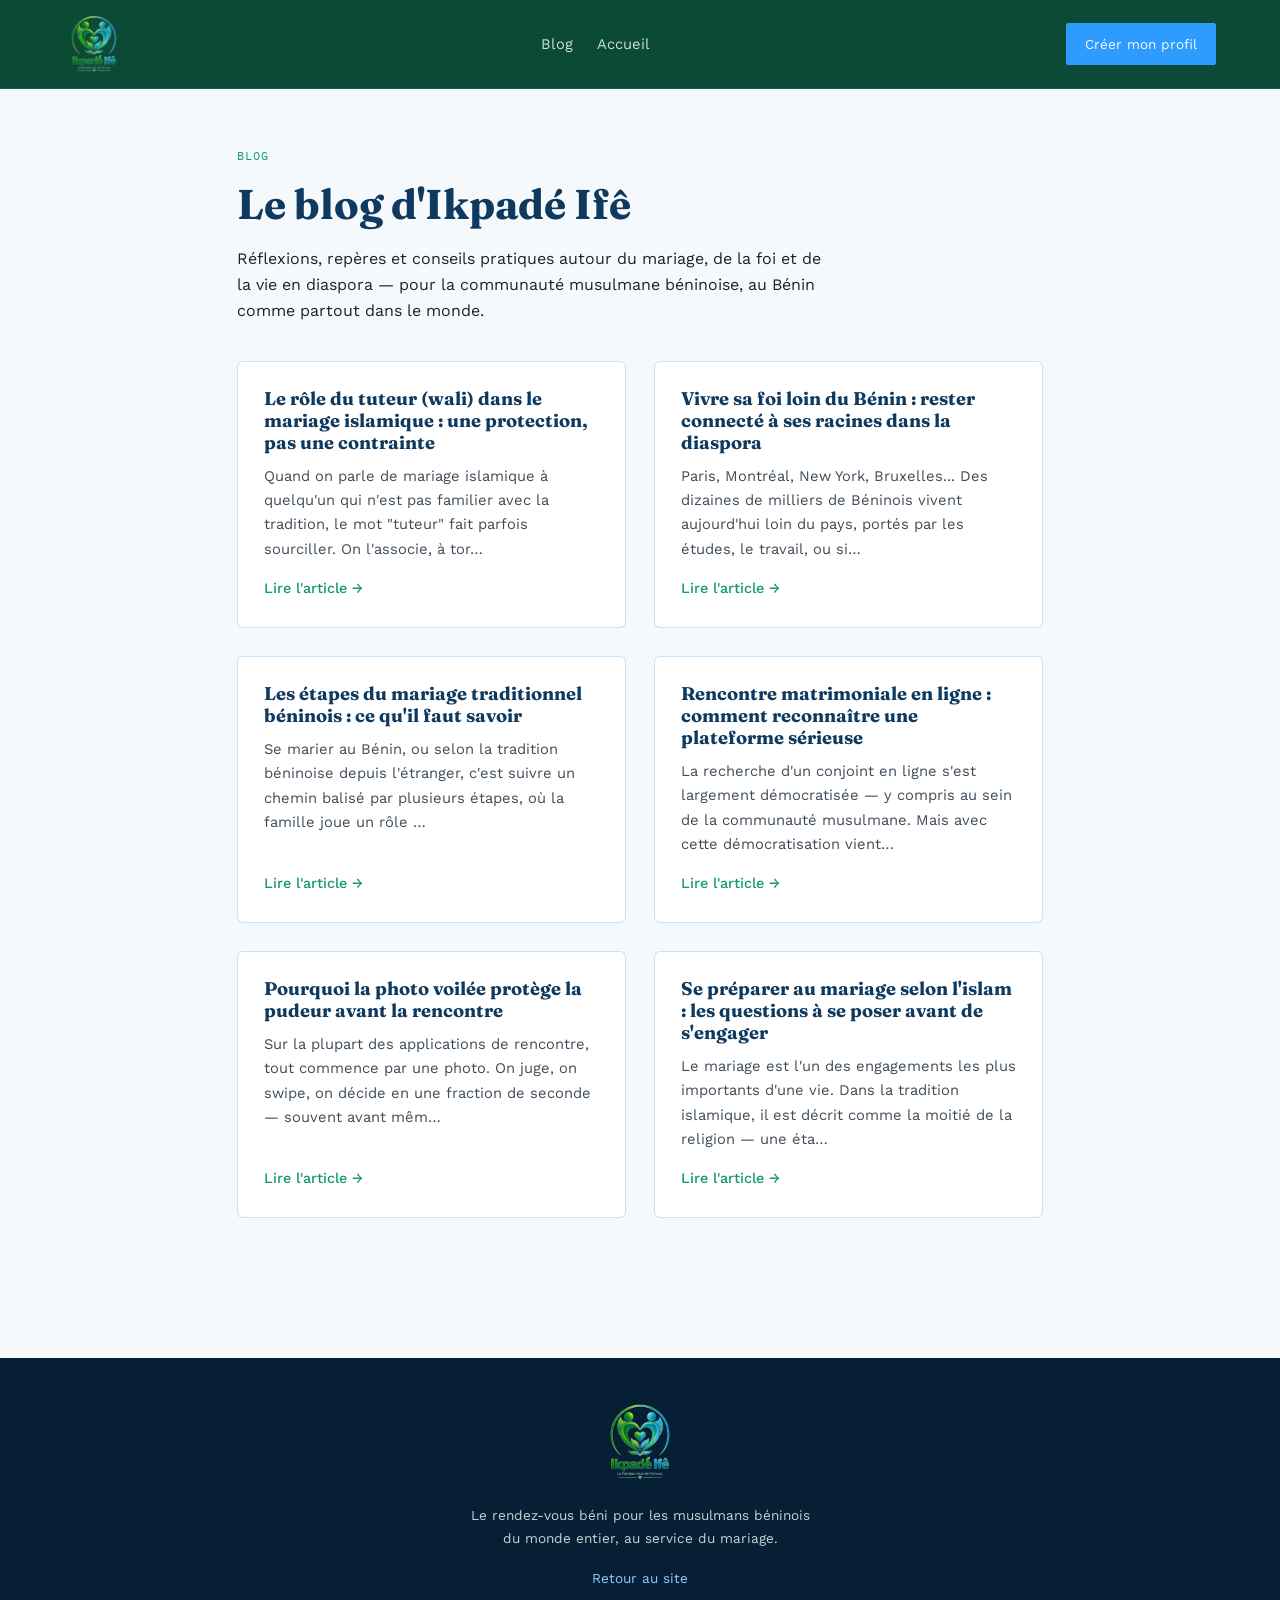
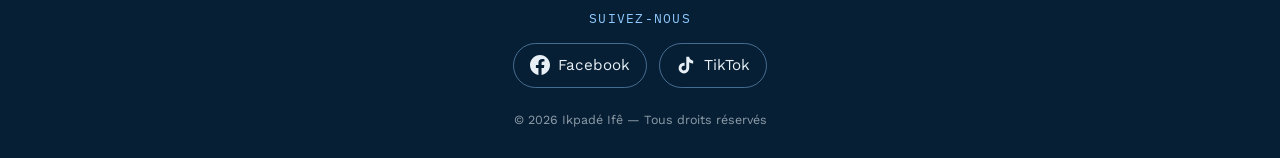
<file: blog.html>
<!DOCTYPE html>
<html lang="fr">
<head>
<meta charset="UTF-8">
<meta name="viewport" content="width=device-width, initial-scale=1.0">
<title>Blog | Ikpadé Ifê — Mariage, foi et diaspora béninoise</title>
<meta name="description" content="Le blog d'Ikpadé Ifê : conseils, repères et réflexions sur le mariage islamique, la tradition béninoise et la vie de la diaspora musulmane béninoise.">
<meta property="og:title" content="Blog | Ikpadé Ifê">
<meta property="og:description" content="Conseils et réflexions sur le mariage islamique et la vie de la diaspora béninoise.">
<link rel="preconnect" href="https://fonts.googleapis.com">
<link href="https://fonts.googleapis.com/css2?family=Fraunces:ital,opsz,wght@0,9..144,400;0,9..144,600;1,9..144,500&family=Work+Sans:wght@300;400;500;600&family=IBM+Plex+Mono:wght@400;500&display=swap" rel="stylesheet">
<link rel="stylesheet" href="/blog.css">
<link rel="canonical" href="https://www.ikpade-ife.com/blog">
<meta property="og:url" content="https://www.ikpade-ife.com/blog">
</head>
<body>
<nav>
  <a href="/" class="logo"><img src="/logo.png" alt="Ikpadé Ifê" loading="lazy"></a>
  <div class="nav-links">
    <a href="/blog">Blog</a>
    <a href="/">Accueil</a>
  </div>
  <a href="/" class="nav-cta">Créer mon profil</a>
</nav>
<div class="wrap">
  <div class="eyebrow">Blog</div>
  <h1 class="title">Le blog d'Ikpadé Ifê</h1>
  <p class="meta-line" style="max-width:60ch; font-size:1rem; color:var(--ink);">Réflexions, repères et conseils pratiques autour du mariage, de la foi et de la vie en diaspora — pour la communauté musulmane béninoise, au Bénin comme partout dans le monde.</p>
  <div class="blog-grid">
    <div class="blog-card">
      <h2>Le rôle du tuteur (wali) dans le mariage islamique : une protection, pas une contrainte</h2>
      <p>Quand on parle de mariage islamique à quelqu'un qui n'est pas familier avec la tradition, le mot "tuteur" fait parfois sourciller. On l'associe, à tor…</p>
      <a class="read" href="/blog/role-tuteur-wali-mariage-islamique">Lire l'article →</a>
    </div>
    <div class="blog-card">
      <h2>Vivre sa foi loin du Bénin : rester connecté à ses racines dans la diaspora</h2>
      <p>Paris, Montréal, New York, Bruxelles... Des dizaines de milliers de Béninois vivent aujourd'hui loin du pays, portés par les études, le travail, ou si…</p>
      <a class="read" href="/blog/vivre-sa-foi-diaspora-beninoise">Lire l'article →</a>
    </div>
    <div class="blog-card">
      <h2>Les étapes du mariage traditionnel béninois : ce qu'il faut savoir</h2>
      <p>Se marier au Bénin, ou selon la tradition béninoise depuis l'étranger, c'est suivre un chemin balisé par plusieurs étapes, où la famille joue un rôle …</p>
      <a class="read" href="/blog/etapes-mariage-traditionnel-beninois">Lire l'article →</a>
    </div>
    <div class="blog-card">
      <h2>Rencontre matrimoniale en ligne : comment reconnaître une plateforme sérieuse</h2>
      <p>La recherche d'un conjoint en ligne s'est largement démocratisée — y compris au sein de la communauté musulmane. Mais avec cette démocratisation vient…</p>
      <a class="read" href="/blog/reconnaitre-plateforme-rencontre-serieuse">Lire l'article →</a>
    </div>
    <div class="blog-card">
      <h2>Pourquoi la photo voilée protège la pudeur avant la rencontre</h2>
      <p>Sur la plupart des applications de rencontre, tout commence par une photo. On juge, on swipe, on décide en une fraction de seconde — souvent avant mêm…</p>
      <a class="read" href="/blog/photo-voilee-pudeur-rencontre-halal">Lire l'article →</a>
    </div>
    <div class="blog-card">
      <h2>Se préparer au mariage selon l'islam : les questions à se poser avant de s'engager</h2>
      <p>Le mariage est l'un des engagements les plus importants d'une vie. Dans la tradition islamique, il est décrit comme la moitié de la religion — une éta…</p>
      <a class="read" href="/blog/questions-avant-mariage-islam">Lire l'article →</a>
    </div>
    
  </div>
</div>
<footer>
  <img src="/logo.png" alt="Ikpadé Ifê" loading="lazy">
  <p>Le rendez-vous béni pour les musulmans béninois du monde entier, au service du mariage.</p>
  <p><a href="/">Retour au site</a></p>
<style>
  .footer-social{display:flex; align-items:center; justify-content:center; gap:12px; flex-wrap:wrap; margin:0 auto 22px;}
  .footer-social .fs-label{font-family:'IBM Plex Mono',monospace; font-size:0.8rem; letter-spacing:0.1em; text-transform:uppercase; color:var(--gold-soft,#8FC9FF); width:100%; text-align:center; margin-bottom:2px;}
  footer .footer-social a{display:inline-flex; align-items:center; gap:8px; padding:9px 16px; border:1px solid rgba(143,201,255,0.45); border-radius:999px; color:#E8F0F5; font-size:0.95rem; text-decoration:none; transition:background .2s,border-color .2s;}
  footer .footer-social a:hover,footer .footer-social a:focus-visible{background:rgba(46,156,255,0.18); border-color:#8FC9FF; color:#fff;}
  .footer-social svg{width:20px; height:20px; fill:currentColor; flex:none;}
</style>
<div class="footer-social">
  <span class="fs-label">Suivez-nous</span>
  <a href="https://www.facebook.com/share/1CePb5dTQY/" target="_blank" rel="noopener noreferrer me" aria-label="Ikpadé Ifê sur Facebook (s'ouvre dans un nouvel onglet)">
    <svg viewBox="0 0 24 24" aria-hidden="true"><path d="M24 12.07C24 5.4 18.63 0 12 0S0 5.4 0 12.07c0 6.02 4.39 11.01 10.13 11.93v-8.44H7.08v-3.49h3.05V9.41c0-3.02 1.79-4.69 4.53-4.69 1.31 0 2.69.24 2.69.24v2.97h-1.51c-1.49 0-1.96.93-1.96 1.88v2.26h3.33l-.53 3.49h-2.8V24C19.61 23.08 24 18.09 24 12.07z"/></svg>
    Facebook
  </a>
  <a href="https://www.tiktok.com/@ikpadeife" target="_blank" rel="noopener noreferrer me" aria-label="Ikpadé Ifê sur TikTok (s'ouvre dans un nouvel onglet)">
    <svg viewBox="0 0 24 24" aria-hidden="true"><path d="M19.59 6.69a4.83 4.83 0 0 1-3.77-4.25V2h-3.45v13.67a2.89 2.89 0 0 1-5.2 1.74 2.89 2.89 0 0 1 2.31-4.64c.29 0 .57.04.84.13V9.4a6.33 6.33 0 0 0-.84-.05A6.34 6.34 0 0 0 3.15 15.7a6.34 6.34 0 0 0 10.86 4.43 6.3 6.3 0 0 0 1.83-4.43V8.74a8.2 8.2 0 0 0 4.79 1.53V6.82a4.8 4.8 0 0 1-1.04-.13z"/></svg>
    TikTok
  </a>
</div>
<div class="copy">© 2026 Ikpadé Ifê — Tous droits réservés</div>
</footer>
</body>
</html>
</file>
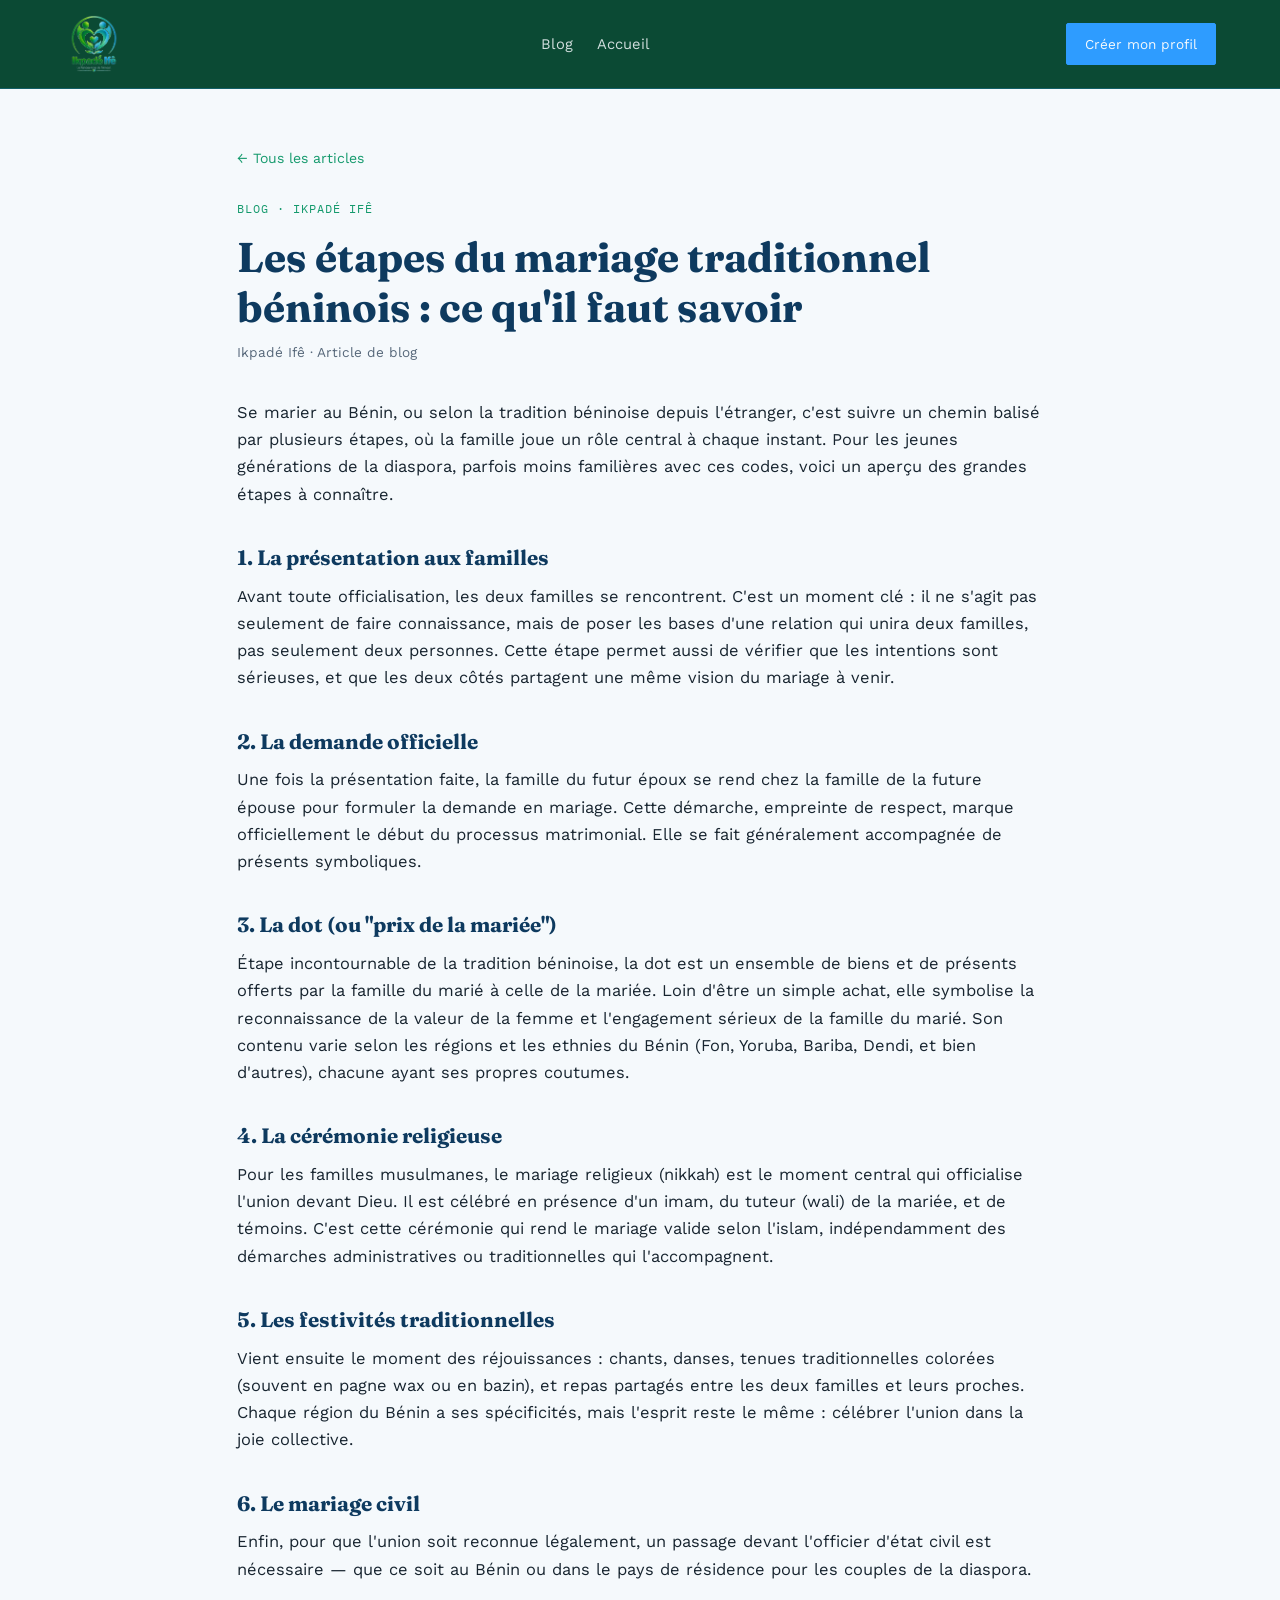
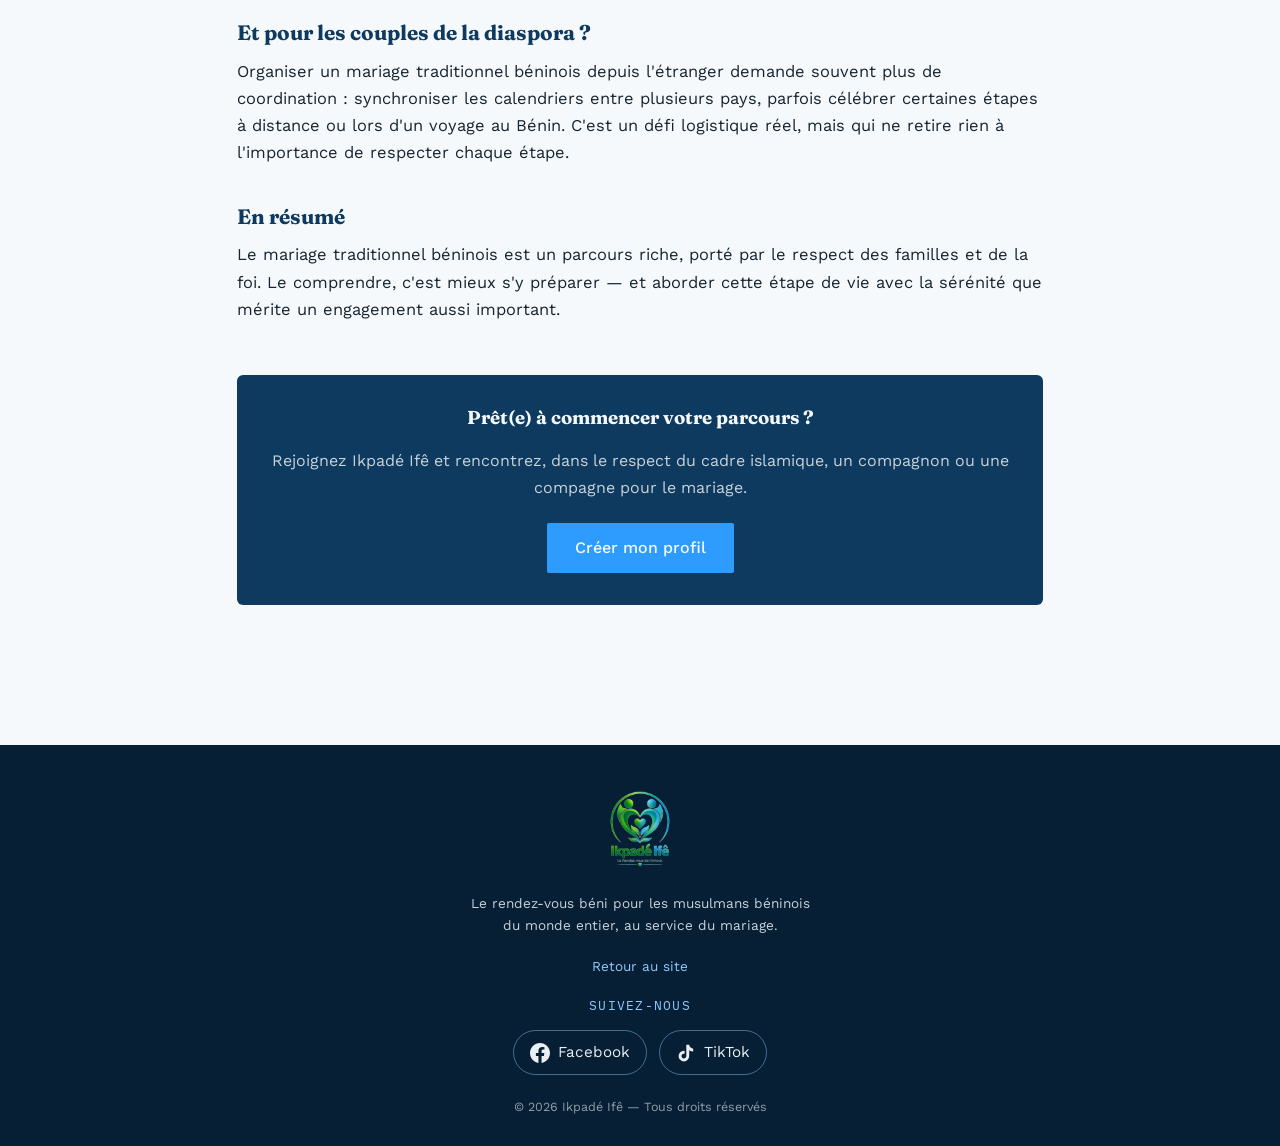
<file: blog/etapes-mariage-traditionnel-beninois.html>
<!DOCTYPE html>
<html lang="fr">
<head>
<meta charset="UTF-8">
<meta name="viewport" content="width=device-width, initial-scale=1.0">
<title>Les étapes du mariage traditionnel béninois : ce qu'il faut savoir | Ikpadé Ifê</title>
<meta name="description" content="Un aperçu des grandes étapes du mariage traditionnel au Bénin, entre coutume, famille et foi, pour mieux s'y préparer.">
<meta property="og:title" content="Les étapes du mariage traditionnel béninois : ce qu'il faut savoir | Ikpadé Ifê">
<meta property="og:description" content="Un aperçu des grandes étapes du mariage traditionnel au Bénin, entre coutume, famille et foi, pour mieux s'y préparer.">
<meta property="og:type" content="article">
<link rel="preconnect" href="https://fonts.googleapis.com">
<link href="https://fonts.googleapis.com/css2?family=Fraunces:ital,opsz,wght@0,9..144,400;0,9..144,600;1,9..144,500&family=Work+Sans:wght@300;400;500;600&family=IBM+Plex+Mono:wght@400;500&display=swap" rel="stylesheet">
<link rel="stylesheet" href="/blog.css">
<link rel="canonical" href="https://www.ikpade-ife.com/blog/etapes-mariage-traditionnel-beninois">
<meta property="og:url" content="https://www.ikpade-ife.com/blog/etapes-mariage-traditionnel-beninois">
</head>
<body>
<nav>
  <a href="/" class="logo"><img src="/logo.png" alt="Ikpadé Ifê" loading="lazy"></a>
  <div class="nav-links">
    <a href="/blog">Blog</a>
    <a href="/">Accueil</a>
  </div>
  <a href="/" class="nav-cta">Créer mon profil</a>
</nav>
<div class="wrap">
  <a href="/blog" class="back-link">← Tous les articles</a>
  <div class="eyebrow">Blog · Ikpadé Ifê</div>
  <h1 class="title">Les étapes du mariage traditionnel béninois : ce qu'il faut savoir</h1>
  <div class="meta-line">Ikpadé Ifê · Article de blog</div>
  <div class="article-body">
    <p>Se marier au Bénin, ou selon la tradition béninoise depuis l'étranger, c'est suivre un chemin balisé par plusieurs étapes, où la famille joue un rôle central à chaque instant. Pour les jeunes générations de la diaspora, parfois moins familières avec ces codes, voici un aperçu des grandes étapes à connaître.</p>
<h2>1. La présentation aux familles</h2>
<p>Avant toute officialisation, les deux familles se rencontrent. C'est un moment clé : il ne s'agit pas seulement de faire connaissance, mais de poser les bases d'une relation qui unira deux familles, pas seulement deux personnes. Cette étape permet aussi de vérifier que les intentions sont sérieuses, et que les deux côtés partagent une même vision du mariage à venir.</p>
<h2>2. La demande officielle</h2>
<p>Une fois la présentation faite, la famille du futur époux se rend chez la famille de la future épouse pour formuler la demande en mariage. Cette démarche, empreinte de respect, marque officiellement le début du processus matrimonial. Elle se fait généralement accompagnée de présents symboliques.</p>
<h2>3. La dot (ou "prix de la mariée")</h2>
<p>Étape incontournable de la tradition béninoise, la dot est un ensemble de biens et de présents offerts par la famille du marié à celle de la mariée. Loin d'être un simple achat, elle symbolise la reconnaissance de la valeur de la femme et l'engagement sérieux de la famille du marié. Son contenu varie selon les régions et les ethnies du Bénin (Fon, Yoruba, Bariba, Dendi, et bien d'autres), chacune ayant ses propres coutumes.</p>
<h2>4. La cérémonie religieuse</h2>
<p>Pour les familles musulmanes, le mariage religieux (nikkah) est le moment central qui officialise l'union devant Dieu. Il est célébré en présence d'un imam, du tuteur (wali) de la mariée, et de témoins. C'est cette cérémonie qui rend le mariage valide selon l'islam, indépendamment des démarches administratives ou traditionnelles qui l'accompagnent.</p>
<h2>5. Les festivités traditionnelles</h2>
<p>Vient ensuite le moment des réjouissances : chants, danses, tenues traditionnelles colorées (souvent en pagne wax ou en bazin), et repas partagés entre les deux familles et leurs proches. Chaque région du Bénin a ses spécificités, mais l'esprit reste le même : célébrer l'union dans la joie collective.</p>
<h2>6. Le mariage civil</h2>
<p>Enfin, pour que l'union soit reconnue légalement, un passage devant l'officier d'état civil est nécessaire — que ce soit au Bénin ou dans le pays de résidence pour les couples de la diaspora.</p>
<h2>Et pour les couples de la diaspora ?</h2>
<p>Organiser un mariage traditionnel béninois depuis l'étranger demande souvent plus de coordination : synchroniser les calendriers entre plusieurs pays, parfois célébrer certaines étapes à distance ou lors d'un voyage au Bénin. C'est un défi logistique réel, mais qui ne retire rien à l'importance de respecter chaque étape.</p>
<h2>En résumé</h2>
<p>Le mariage traditionnel béninois est un parcours riche, porté par le respect des familles et de la foi. Le comprendre, c'est mieux s'y préparer — et aborder cette étape de vie avec la sérénité que mérite un engagement aussi important.</p>
  </div>
  <div class="cta-block">
    <h3>Prêt(e) à commencer votre parcours ?</h3>
    <p>Rejoignez Ikpadé Ifê et rencontrez, dans le respect du cadre islamique, un compagnon ou une compagne pour le mariage.</p>
    <a href="/" class="cta-btn">Créer mon profil</a>
  </div>
</div>
<footer>
  <img src="/logo.png" alt="Ikpadé Ifê" loading="lazy">
  <p>Le rendez-vous béni pour les musulmans béninois du monde entier, au service du mariage.</p>
  <p><a href="/">Retour au site</a></p>
<style>
  .footer-social{display:flex; align-items:center; justify-content:center; gap:12px; flex-wrap:wrap; margin:0 auto 22px;}
  .footer-social .fs-label{font-family:'IBM Plex Mono',monospace; font-size:0.8rem; letter-spacing:0.1em; text-transform:uppercase; color:var(--gold-soft,#8FC9FF); width:100%; text-align:center; margin-bottom:2px;}
  footer .footer-social a{display:inline-flex; align-items:center; gap:8px; padding:9px 16px; border:1px solid rgba(143,201,255,0.45); border-radius:999px; color:#E8F0F5; font-size:0.95rem; text-decoration:none; transition:background .2s,border-color .2s;}
  footer .footer-social a:hover,footer .footer-social a:focus-visible{background:rgba(46,156,255,0.18); border-color:#8FC9FF; color:#fff;}
  .footer-social svg{width:20px; height:20px; fill:currentColor; flex:none;}
</style>
<div class="footer-social">
  <span class="fs-label">Suivez-nous</span>
  <a href="https://www.facebook.com/share/1CePb5dTQY/" target="_blank" rel="noopener noreferrer me" aria-label="Ikpadé Ifê sur Facebook (s'ouvre dans un nouvel onglet)">
    <svg viewBox="0 0 24 24" aria-hidden="true"><path d="M24 12.07C24 5.4 18.63 0 12 0S0 5.4 0 12.07c0 6.02 4.39 11.01 10.13 11.93v-8.44H7.08v-3.49h3.05V9.41c0-3.02 1.79-4.69 4.53-4.69 1.31 0 2.69.24 2.69.24v2.97h-1.51c-1.49 0-1.96.93-1.96 1.88v2.26h3.33l-.53 3.49h-2.8V24C19.61 23.08 24 18.09 24 12.07z"/></svg>
    Facebook
  </a>
  <a href="https://www.tiktok.com/@ikpadeife" target="_blank" rel="noopener noreferrer me" aria-label="Ikpadé Ifê sur TikTok (s'ouvre dans un nouvel onglet)">
    <svg viewBox="0 0 24 24" aria-hidden="true"><path d="M19.59 6.69a4.83 4.83 0 0 1-3.77-4.25V2h-3.45v13.67a2.89 2.89 0 0 1-5.2 1.74 2.89 2.89 0 0 1 2.31-4.64c.29 0 .57.04.84.13V9.4a6.33 6.33 0 0 0-.84-.05A6.34 6.34 0 0 0 3.15 15.7a6.34 6.34 0 0 0 10.86 4.43 6.3 6.3 0 0 0 1.83-4.43V8.74a8.2 8.2 0 0 0 4.79 1.53V6.82a4.8 4.8 0 0 1-1.04-.13z"/></svg>
    TikTok
  </a>
</div>
<div class="copy">© 2026 Ikpadé Ifê — Tous droits réservés</div>
</footer>
</body>
</html>
</file>
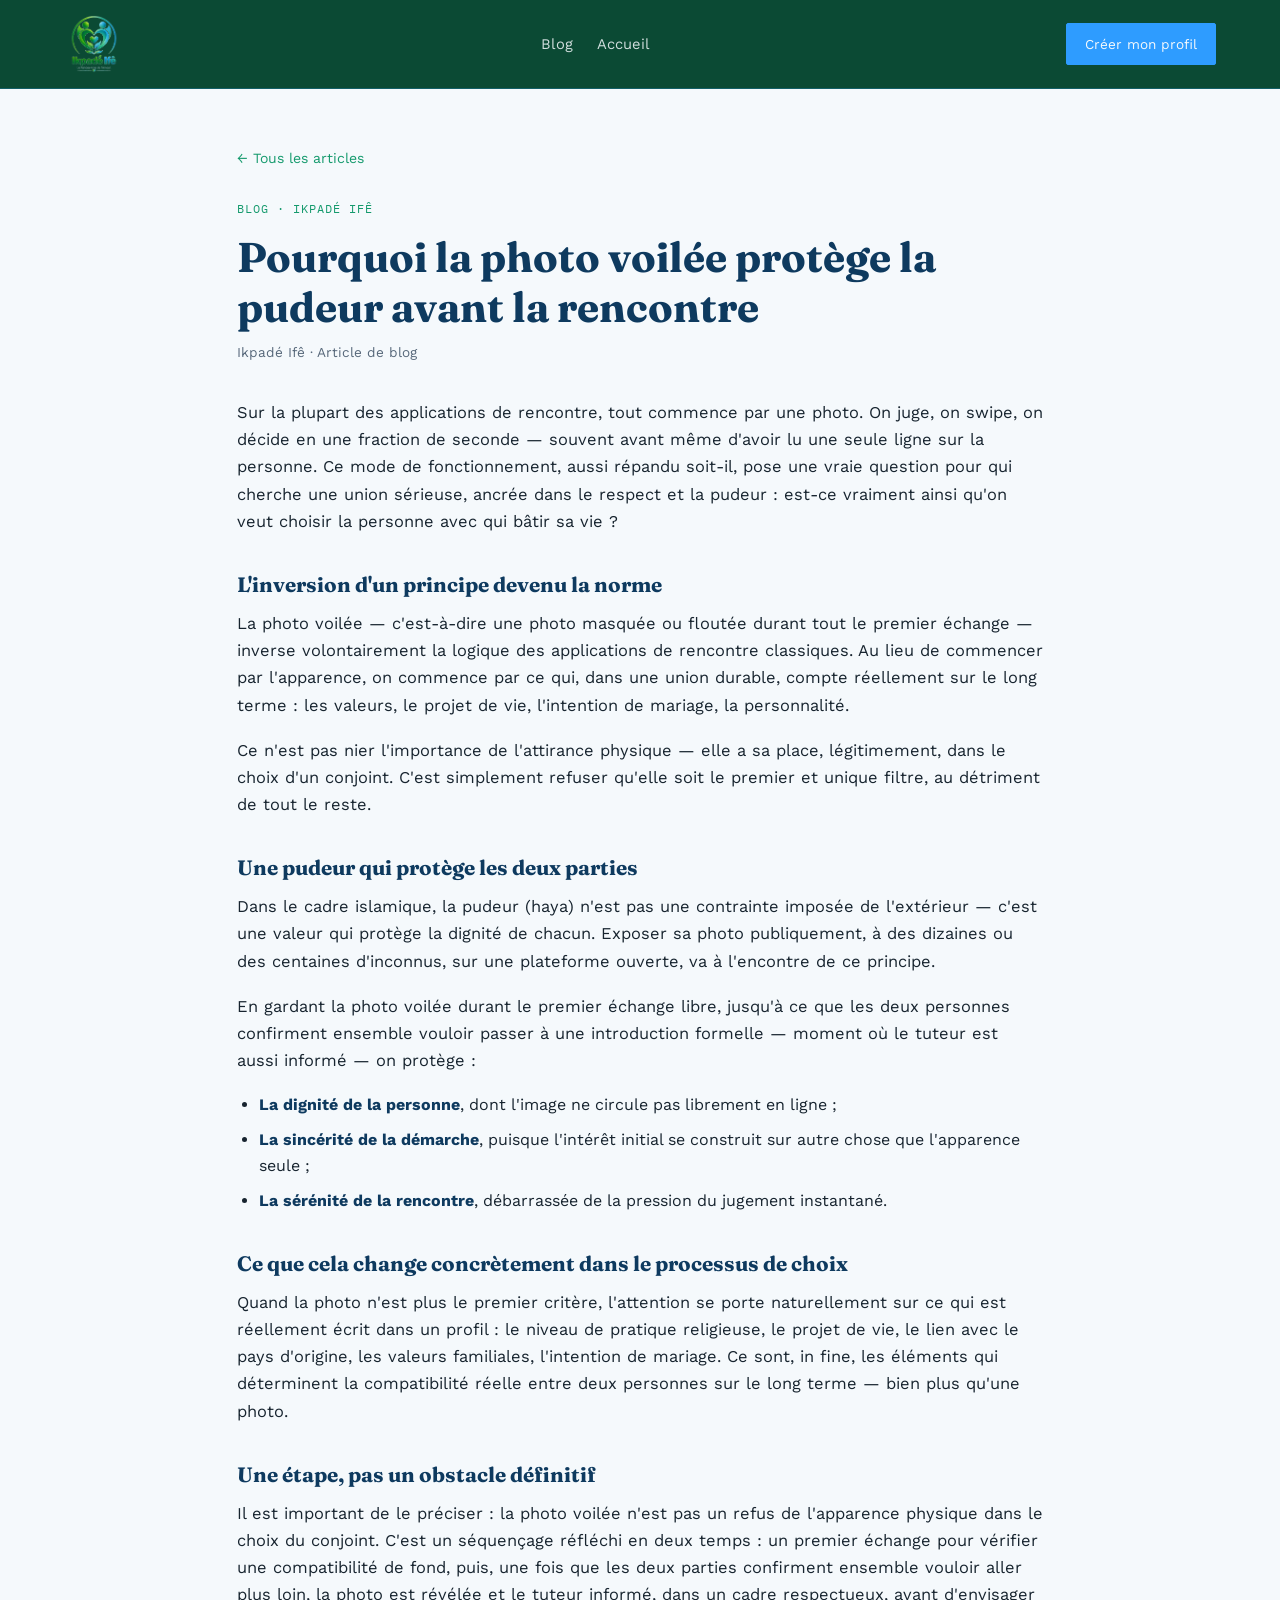
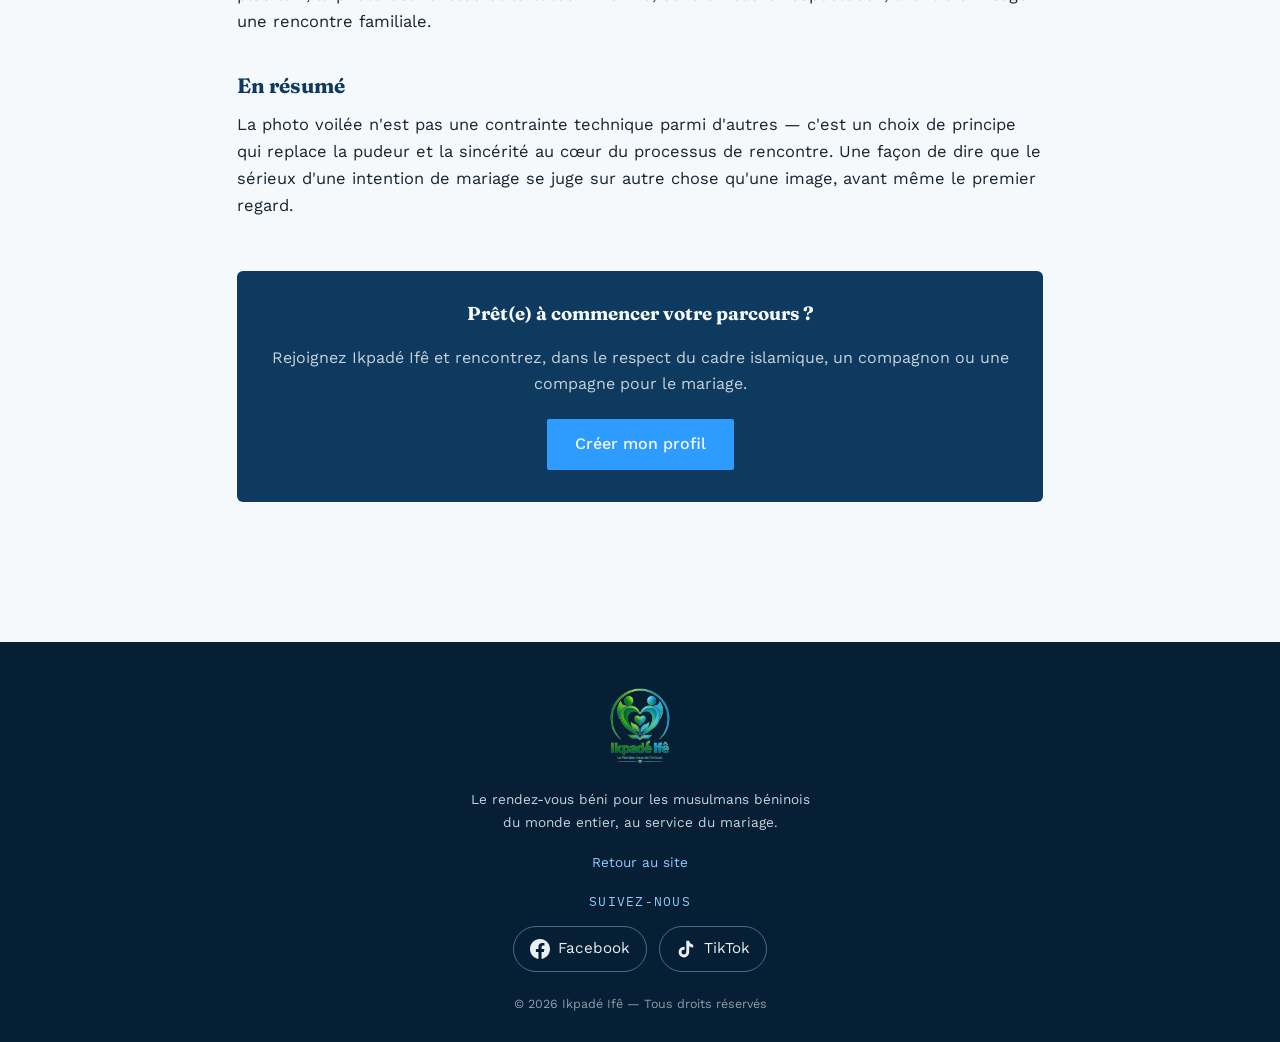
<file: blog/photo-voilee-pudeur-rencontre-halal.html>
<!DOCTYPE html>
<html lang="fr">
<head>
<meta charset="UTF-8">
<meta name="viewport" content="width=device-width, initial-scale=1.0">
<title>Pourquoi la photo voilée protège la pudeur avant la rencontre | Ikpadé Ifê</title>
<meta name="description" content="Comprendre le principe de la photo voilée dans le cadre d'une rencontre matrimoniale halal, et pourquoi il change la nature de la première impression.">
<meta property="og:title" content="Pourquoi la photo voilée protège la pudeur avant la rencontre | Ikpadé Ifê">
<meta property="og:description" content="Comprendre le principe de la photo voilée dans le cadre d'une rencontre matrimoniale halal, et pourquoi il change la nature de la première impression.">
<meta property="og:type" content="article">
<link rel="preconnect" href="https://fonts.googleapis.com">
<link href="https://fonts.googleapis.com/css2?family=Fraunces:ital,opsz,wght@0,9..144,400;0,9..144,600;1,9..144,500&family=Work+Sans:wght@300;400;500;600&family=IBM+Plex+Mono:wght@400;500&display=swap" rel="stylesheet">
<link rel="stylesheet" href="/blog.css">
<link rel="canonical" href="https://www.ikpade-ife.com/blog/photo-voilee-pudeur-rencontre-halal">
<meta property="og:url" content="https://www.ikpade-ife.com/blog/photo-voilee-pudeur-rencontre-halal">
</head>
<body>
<nav>
  <a href="/" class="logo"><img src="/logo.png" alt="Ikpadé Ifê" loading="lazy"></a>
  <div class="nav-links">
    <a href="/blog">Blog</a>
    <a href="/">Accueil</a>
  </div>
  <a href="/" class="nav-cta">Créer mon profil</a>
</nav>
<div class="wrap">
  <a href="/blog" class="back-link">← Tous les articles</a>
  <div class="eyebrow">Blog · Ikpadé Ifê</div>
  <h1 class="title">Pourquoi la photo voilée protège la pudeur avant la rencontre</h1>
  <div class="meta-line">Ikpadé Ifê · Article de blog</div>
  <div class="article-body">
    <p>Sur la plupart des applications de rencontre, tout commence par une photo. On juge, on swipe, on décide en une fraction de seconde — souvent avant même d'avoir lu une seule ligne sur la personne. Ce mode de fonctionnement, aussi répandu soit-il, pose une vraie question pour qui cherche une union sérieuse, ancrée dans le respect et la pudeur : est-ce vraiment ainsi qu'on veut choisir la personne avec qui bâtir sa vie ?</p>
<h2>L'inversion d'un principe devenu la norme</h2>
<p>La photo voilée — c'est-à-dire une photo masquée ou floutée durant tout le premier échange — inverse volontairement la logique des applications de rencontre classiques. Au lieu de commencer par l'apparence, on commence par ce qui, dans une union durable, compte réellement sur le long terme : les valeurs, le projet de vie, l'intention de mariage, la personnalité.</p>
<p>Ce n'est pas nier l'importance de l'attirance physique — elle a sa place, légitimement, dans le choix d'un conjoint. C'est simplement refuser qu'elle soit le premier et unique filtre, au détriment de tout le reste.</p>
<h2>Une pudeur qui protège les deux parties</h2>
<p>Dans le cadre islamique, la pudeur (haya) n'est pas une contrainte imposée de l'extérieur — c'est une valeur qui protège la dignité de chacun. Exposer sa photo publiquement, à des dizaines ou des centaines d'inconnus, sur une plateforme ouverte, va à l'encontre de ce principe.</p>
<p>En gardant la photo voilée durant le premier échange libre, jusqu'à ce que les deux personnes confirment ensemble vouloir passer à une introduction formelle — moment où le tuteur est aussi informé — on protège :</p>
<ul>
<li><strong>La dignité de la personne</strong>, dont l'image ne circule pas librement en ligne ;</li>
<li><strong>La sincérité de la démarche</strong>, puisque l'intérêt initial se construit sur autre chose que l'apparence seule ;</li>
<li><strong>La sérénité de la rencontre</strong>, débarrassée de la pression du jugement instantané.</li>
</ul>
<h2>Ce que cela change concrètement dans le processus de choix</h2>
<p>Quand la photo n'est plus le premier critère, l'attention se porte naturellement sur ce qui est réellement écrit dans un profil : le niveau de pratique religieuse, le projet de vie, le lien avec le pays d'origine, les valeurs familiales, l'intention de mariage. Ce sont, in fine, les éléments qui déterminent la compatibilité réelle entre deux personnes sur le long terme — bien plus qu'une photo.</p>
<h2>Une étape, pas un obstacle définitif</h2>
<p>Il est important de le préciser : la photo voilée n'est pas un refus de l'apparence physique dans le choix du conjoint. C'est un séquençage réfléchi en deux temps : un premier échange pour vérifier une compatibilité de fond, puis, une fois que les deux parties confirment ensemble vouloir aller plus loin, la photo est révélée et le tuteur informé, dans un cadre respectueux, avant d'envisager une rencontre familiale.</p>
<h2>En résumé</h2>
<p>La photo voilée n'est pas une contrainte technique parmi d'autres — c'est un choix de principe qui replace la pudeur et la sincérité au cœur du processus de rencontre. Une façon de dire que le sérieux d'une intention de mariage se juge sur autre chose qu'une image, avant même le premier regard.</p>
  </div>
  <div class="cta-block">
    <h3>Prêt(e) à commencer votre parcours ?</h3>
    <p>Rejoignez Ikpadé Ifê et rencontrez, dans le respect du cadre islamique, un compagnon ou une compagne pour le mariage.</p>
    <a href="/" class="cta-btn">Créer mon profil</a>
  </div>
</div>
<footer>
  <img src="/logo.png" alt="Ikpadé Ifê" loading="lazy">
  <p>Le rendez-vous béni pour les musulmans béninois du monde entier, au service du mariage.</p>
  <p><a href="/">Retour au site</a></p>
<style>
  .footer-social{display:flex; align-items:center; justify-content:center; gap:12px; flex-wrap:wrap; margin:0 auto 22px;}
  .footer-social .fs-label{font-family:'IBM Plex Mono',monospace; font-size:0.8rem; letter-spacing:0.1em; text-transform:uppercase; color:var(--gold-soft,#8FC9FF); width:100%; text-align:center; margin-bottom:2px;}
  footer .footer-social a{display:inline-flex; align-items:center; gap:8px; padding:9px 16px; border:1px solid rgba(143,201,255,0.45); border-radius:999px; color:#E8F0F5; font-size:0.95rem; text-decoration:none; transition:background .2s,border-color .2s;}
  footer .footer-social a:hover,footer .footer-social a:focus-visible{background:rgba(46,156,255,0.18); border-color:#8FC9FF; color:#fff;}
  .footer-social svg{width:20px; height:20px; fill:currentColor; flex:none;}
</style>
<div class="footer-social">
  <span class="fs-label">Suivez-nous</span>
  <a href="https://www.facebook.com/share/1CePb5dTQY/" target="_blank" rel="noopener noreferrer me" aria-label="Ikpadé Ifê sur Facebook (s'ouvre dans un nouvel onglet)">
    <svg viewBox="0 0 24 24" aria-hidden="true"><path d="M24 12.07C24 5.4 18.63 0 12 0S0 5.4 0 12.07c0 6.02 4.39 11.01 10.13 11.93v-8.44H7.08v-3.49h3.05V9.41c0-3.02 1.79-4.69 4.53-4.69 1.31 0 2.69.24 2.69.24v2.97h-1.51c-1.49 0-1.96.93-1.96 1.88v2.26h3.33l-.53 3.49h-2.8V24C19.61 23.08 24 18.09 24 12.07z"/></svg>
    Facebook
  </a>
  <a href="https://www.tiktok.com/@ikpadeife" target="_blank" rel="noopener noreferrer me" aria-label="Ikpadé Ifê sur TikTok (s'ouvre dans un nouvel onglet)">
    <svg viewBox="0 0 24 24" aria-hidden="true"><path d="M19.59 6.69a4.83 4.83 0 0 1-3.77-4.25V2h-3.45v13.67a2.89 2.89 0 0 1-5.2 1.74 2.89 2.89 0 0 1 2.31-4.64c.29 0 .57.04.84.13V9.4a6.33 6.33 0 0 0-.84-.05A6.34 6.34 0 0 0 3.15 15.7a6.34 6.34 0 0 0 10.86 4.43 6.3 6.3 0 0 0 1.83-4.43V8.74a8.2 8.2 0 0 0 4.79 1.53V6.82a4.8 4.8 0 0 1-1.04-.13z"/></svg>
    TikTok
  </a>
</div>
<div class="copy">© 2026 Ikpadé Ifê — Tous droits réservés</div>
</footer>
</body>
</html>
</file>
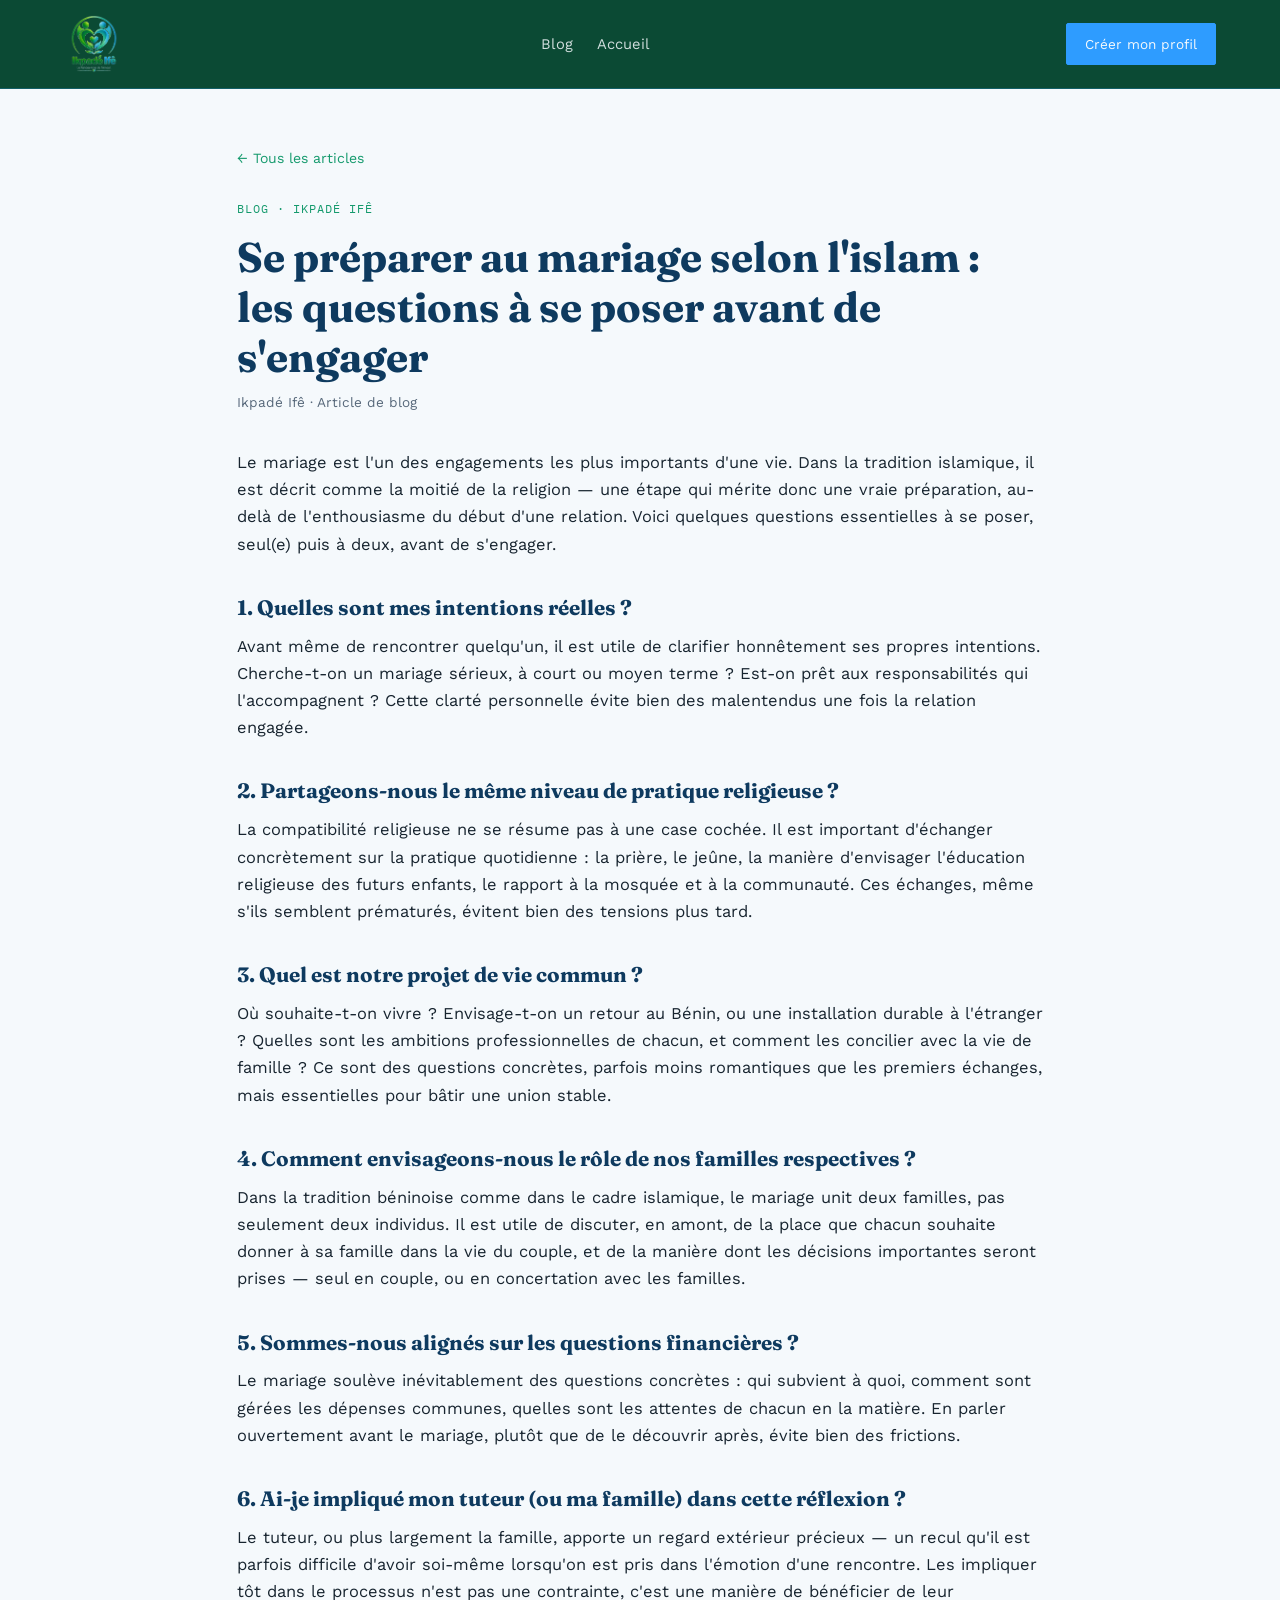
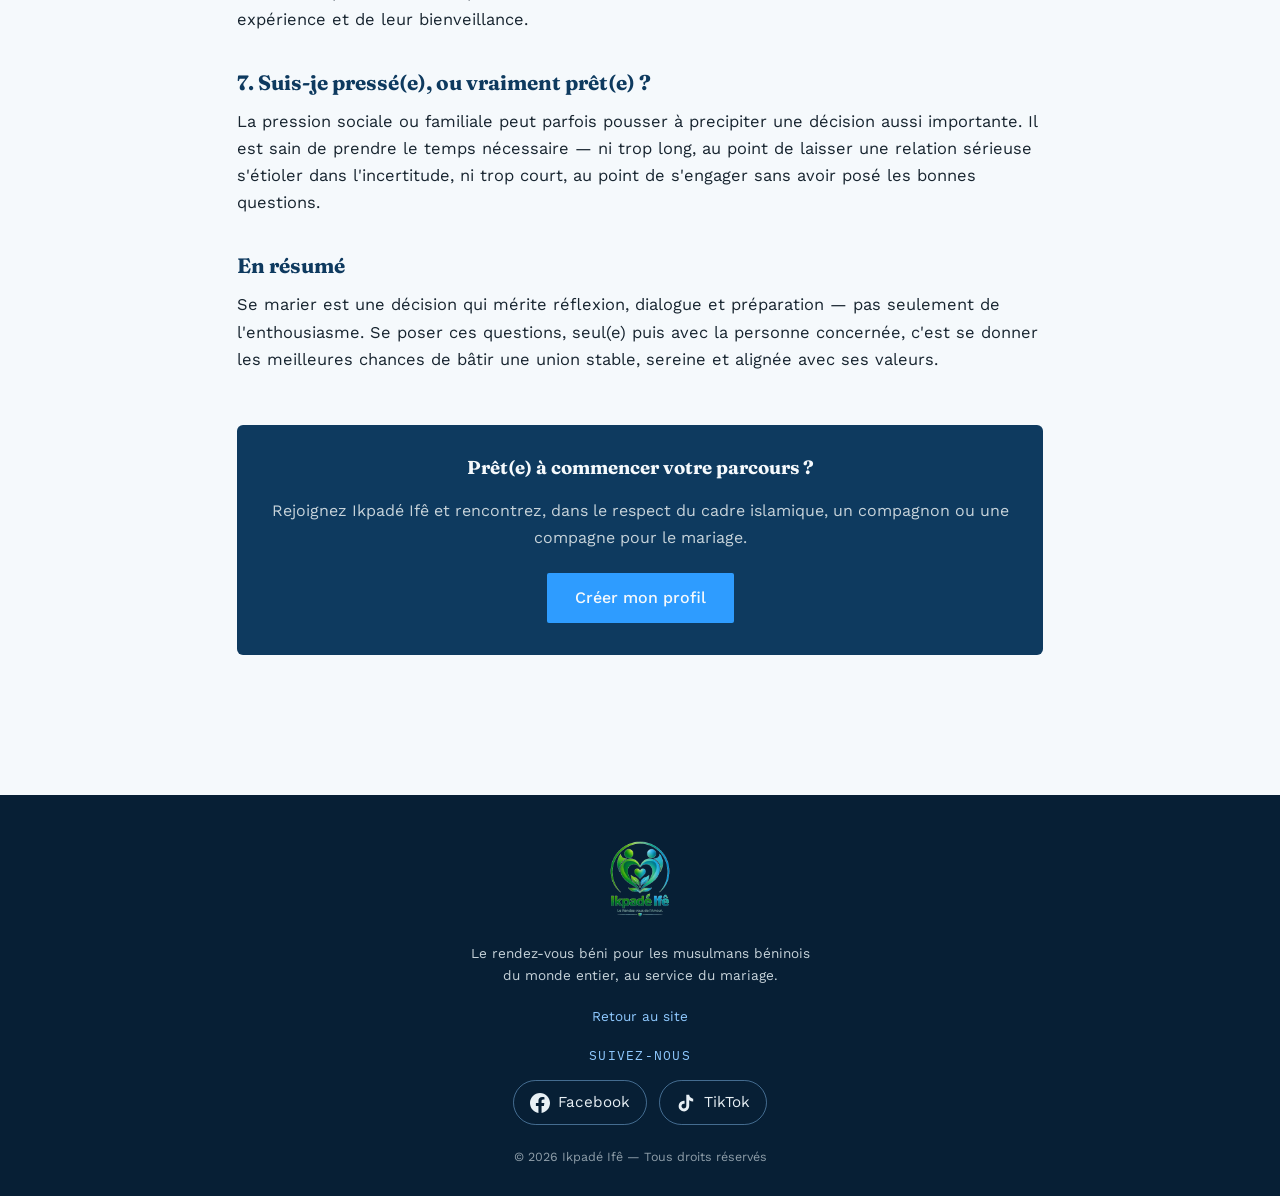
<file: blog/questions-avant-mariage-islam.html>
<!DOCTYPE html>
<html lang="fr">
<head>
<meta charset="UTF-8">
<meta name="viewport" content="width=device-width, initial-scale=1.0">
<title>Se préparer au mariage selon l'islam : les questions à se poser avant de s'engager | Ikpadé Ifê</title>
<meta name="description" content="Les questions essentielles à se poser avant le mariage, pour aborder cette étape avec clarté, sérénité et des intentions bien définies.">
<meta property="og:title" content="Se préparer au mariage selon l'islam : les questions à se poser avant de s'engager | Ikpadé Ifê">
<meta property="og:description" content="Les questions essentielles à se poser avant le mariage, pour aborder cette étape avec clarté, sérénité et des intentions bien définies.">
<meta property="og:type" content="article">
<link rel="preconnect" href="https://fonts.googleapis.com">
<link href="https://fonts.googleapis.com/css2?family=Fraunces:ital,opsz,wght@0,9..144,400;0,9..144,600;1,9..144,500&family=Work+Sans:wght@300;400;500;600&family=IBM+Plex+Mono:wght@400;500&display=swap" rel="stylesheet">
<link rel="stylesheet" href="/blog.css">
<link rel="canonical" href="https://www.ikpade-ife.com/blog/questions-avant-mariage-islam">
<meta property="og:url" content="https://www.ikpade-ife.com/blog/questions-avant-mariage-islam">
</head>
<body>
<nav>
  <a href="/" class="logo"><img src="/logo.png" alt="Ikpadé Ifê" loading="lazy"></a>
  <div class="nav-links">
    <a href="/blog">Blog</a>
    <a href="/">Accueil</a>
  </div>
  <a href="/" class="nav-cta">Créer mon profil</a>
</nav>
<div class="wrap">
  <a href="/blog" class="back-link">← Tous les articles</a>
  <div class="eyebrow">Blog · Ikpadé Ifê</div>
  <h1 class="title">Se préparer au mariage selon l'islam : les questions à se poser avant de s'engager</h1>
  <div class="meta-line">Ikpadé Ifê · Article de blog</div>
  <div class="article-body">
    <p>Le mariage est l'un des engagements les plus importants d'une vie. Dans la tradition islamique, il est décrit comme la moitié de la religion — une étape qui mérite donc une vraie préparation, au-delà de l'enthousiasme du début d'une relation. Voici quelques questions essentielles à se poser, seul(e) puis à deux, avant de s'engager.</p>
<h2>1. Quelles sont mes intentions réelles ?</h2>
<p>Avant même de rencontrer quelqu'un, il est utile de clarifier honnêtement ses propres intentions. Cherche-t-on un mariage sérieux, à court ou moyen terme ? Est-on prêt aux responsabilités qui l'accompagnent ? Cette clarté personnelle évite bien des malentendus une fois la relation engagée.</p>
<h2>2. Partageons-nous le même niveau de pratique religieuse ?</h2>
<p>La compatibilité religieuse ne se résume pas à une case cochée. Il est important d'échanger concrètement sur la pratique quotidienne : la prière, le jeûne, la manière d'envisager l'éducation religieuse des futurs enfants, le rapport à la mosquée et à la communauté. Ces échanges, même s'ils semblent prématurés, évitent bien des tensions plus tard.</p>
<h2>3. Quel est notre projet de vie commun ?</h2>
<p>Où souhaite-t-on vivre ? Envisage-t-on un retour au Bénin, ou une installation durable à l'étranger ? Quelles sont les ambitions professionnelles de chacun, et comment les concilier avec la vie de famille ? Ce sont des questions concrètes, parfois moins romantiques que les premiers échanges, mais essentielles pour bâtir une union stable.</p>
<h2>4. Comment envisageons-nous le rôle de nos familles respectives ?</h2>
<p>Dans la tradition béninoise comme dans le cadre islamique, le mariage unit deux familles, pas seulement deux individus. Il est utile de discuter, en amont, de la place que chacun souhaite donner à sa famille dans la vie du couple, et de la manière dont les décisions importantes seront prises — seul en couple, ou en concertation avec les familles.</p>
<h2>5. Sommes-nous alignés sur les questions financières ?</h2>
<p>Le mariage soulève inévitablement des questions concrètes : qui subvient à quoi, comment sont gérées les dépenses communes, quelles sont les attentes de chacun en la matière. En parler ouvertement avant le mariage, plutôt que de le découvrir après, évite bien des frictions.</p>
<h2>6. Ai-je impliqué mon tuteur (ou ma famille) dans cette réflexion ?</h2>
<p>Le tuteur, ou plus largement la famille, apporte un regard extérieur précieux — un recul qu'il est parfois difficile d'avoir soi-même lorsqu'on est pris dans l'émotion d'une rencontre. Les impliquer tôt dans le processus n'est pas une contrainte, c'est une manière de bénéficier de leur expérience et de leur bienveillance.</p>
<h2>7. Suis-je pressé(e), ou vraiment prêt(e) ?</h2>
<p>La pression sociale ou familiale peut parfois pousser à precipiter une décision aussi importante. Il est sain de prendre le temps nécessaire — ni trop long, au point de laisser une relation sérieuse s'étioler dans l'incertitude, ni trop court, au point de s'engager sans avoir posé les bonnes questions.</p>
<h2>En résumé</h2>
<p>Se marier est une décision qui mérite réflexion, dialogue et préparation — pas seulement de l'enthousiasme. Se poser ces questions, seul(e) puis avec la personne concernée, c'est se donner les meilleures chances de bâtir une union stable, sereine et alignée avec ses valeurs.</p>
  </div>
  <div class="cta-block">
    <h3>Prêt(e) à commencer votre parcours ?</h3>
    <p>Rejoignez Ikpadé Ifê et rencontrez, dans le respect du cadre islamique, un compagnon ou une compagne pour le mariage.</p>
    <a href="/" class="cta-btn">Créer mon profil</a>
  </div>
</div>
<footer>
  <img src="/logo.png" alt="Ikpadé Ifê" loading="lazy">
  <p>Le rendez-vous béni pour les musulmans béninois du monde entier, au service du mariage.</p>
  <p><a href="/">Retour au site</a></p>
<style>
  .footer-social{display:flex; align-items:center; justify-content:center; gap:12px; flex-wrap:wrap; margin:0 auto 22px;}
  .footer-social .fs-label{font-family:'IBM Plex Mono',monospace; font-size:0.8rem; letter-spacing:0.1em; text-transform:uppercase; color:var(--gold-soft,#8FC9FF); width:100%; text-align:center; margin-bottom:2px;}
  footer .footer-social a{display:inline-flex; align-items:center; gap:8px; padding:9px 16px; border:1px solid rgba(143,201,255,0.45); border-radius:999px; color:#E8F0F5; font-size:0.95rem; text-decoration:none; transition:background .2s,border-color .2s;}
  footer .footer-social a:hover,footer .footer-social a:focus-visible{background:rgba(46,156,255,0.18); border-color:#8FC9FF; color:#fff;}
  .footer-social svg{width:20px; height:20px; fill:currentColor; flex:none;}
</style>
<div class="footer-social">
  <span class="fs-label">Suivez-nous</span>
  <a href="https://www.facebook.com/share/1CePb5dTQY/" target="_blank" rel="noopener noreferrer me" aria-label="Ikpadé Ifê sur Facebook (s'ouvre dans un nouvel onglet)">
    <svg viewBox="0 0 24 24" aria-hidden="true"><path d="M24 12.07C24 5.4 18.63 0 12 0S0 5.4 0 12.07c0 6.02 4.39 11.01 10.13 11.93v-8.44H7.08v-3.49h3.05V9.41c0-3.02 1.79-4.69 4.53-4.69 1.31 0 2.69.24 2.69.24v2.97h-1.51c-1.49 0-1.96.93-1.96 1.88v2.26h3.33l-.53 3.49h-2.8V24C19.61 23.08 24 18.09 24 12.07z"/></svg>
    Facebook
  </a>
  <a href="https://www.tiktok.com/@ikpadeife" target="_blank" rel="noopener noreferrer me" aria-label="Ikpadé Ifê sur TikTok (s'ouvre dans un nouvel onglet)">
    <svg viewBox="0 0 24 24" aria-hidden="true"><path d="M19.59 6.69a4.83 4.83 0 0 1-3.77-4.25V2h-3.45v13.67a2.89 2.89 0 0 1-5.2 1.74 2.89 2.89 0 0 1 2.31-4.64c.29 0 .57.04.84.13V9.4a6.33 6.33 0 0 0-.84-.05A6.34 6.34 0 0 0 3.15 15.7a6.34 6.34 0 0 0 10.86 4.43 6.3 6.3 0 0 0 1.83-4.43V8.74a8.2 8.2 0 0 0 4.79 1.53V6.82a4.8 4.8 0 0 1-1.04-.13z"/></svg>
    TikTok
  </a>
</div>
<div class="copy">© 2026 Ikpadé Ifê — Tous droits réservés</div>
</footer>
</body>
</html>
</file>
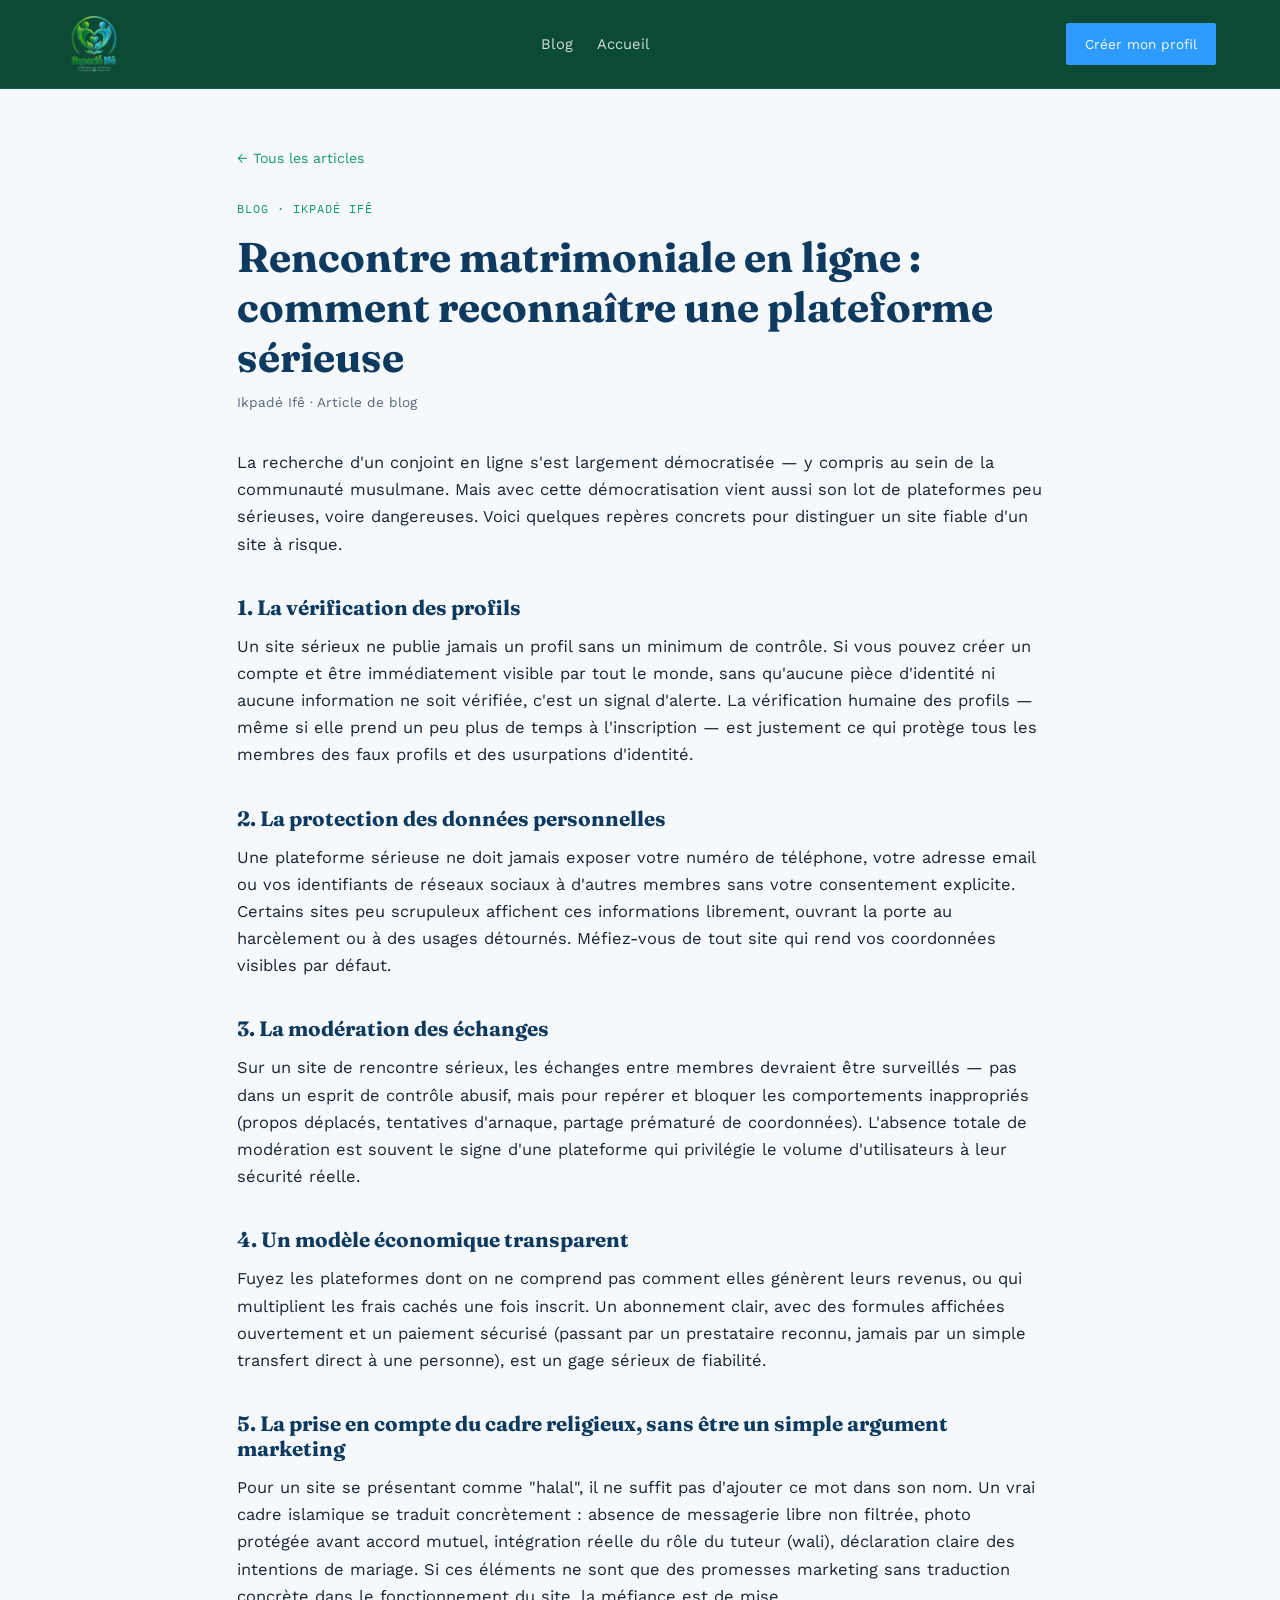
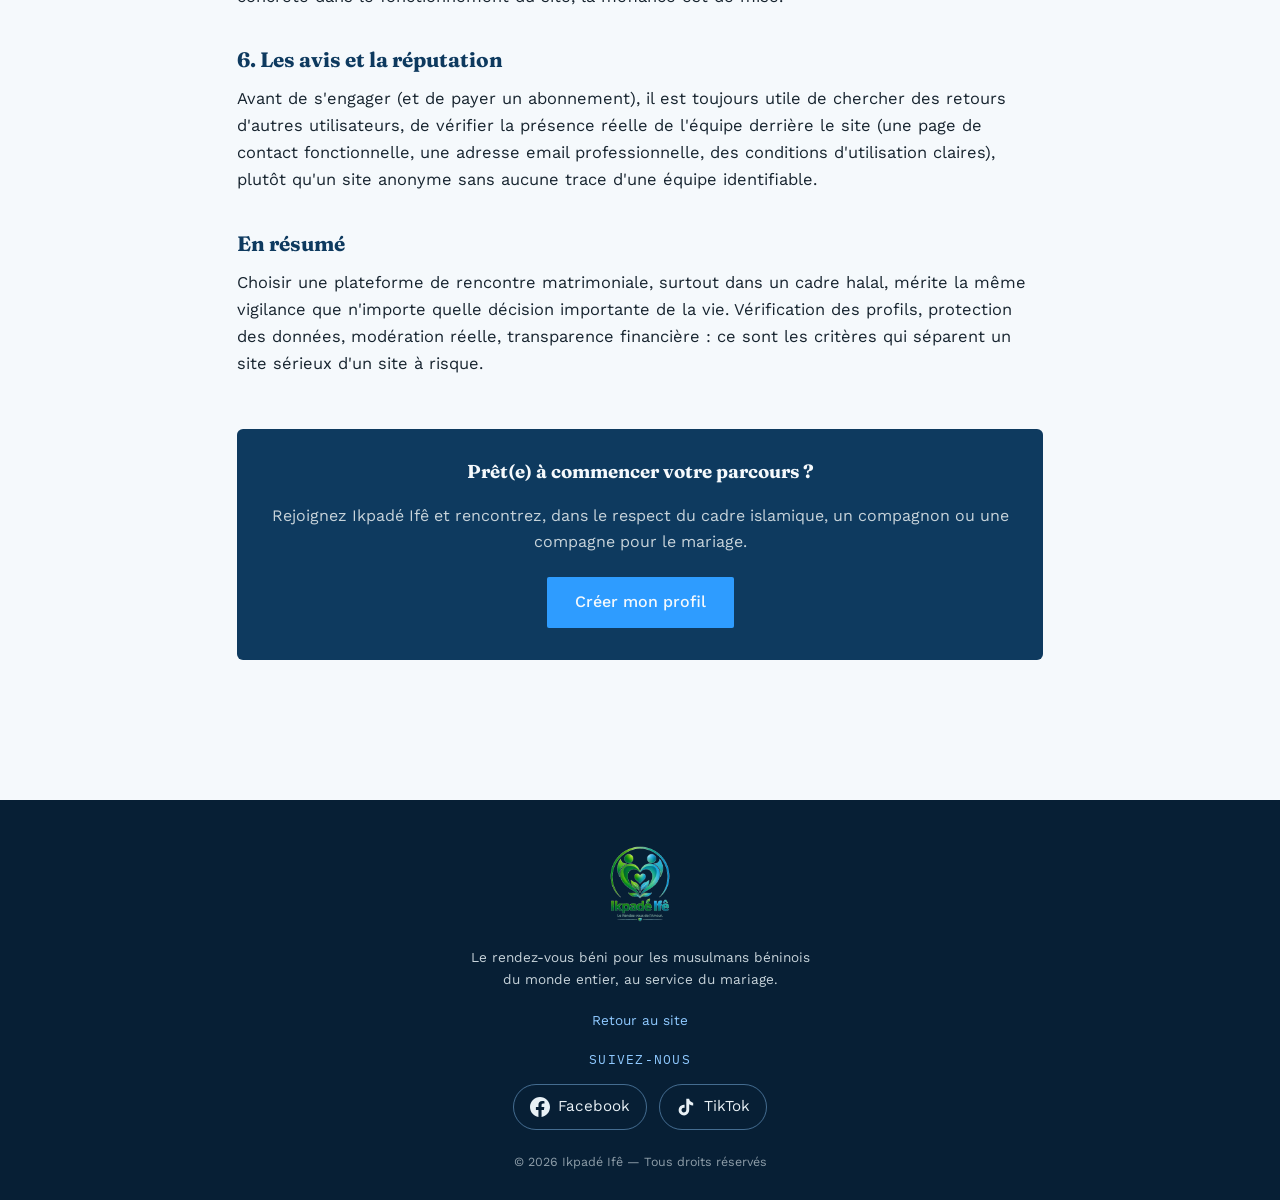
<file: blog/reconnaitre-plateforme-rencontre-serieuse.html>
<!DOCTYPE html>
<html lang="fr">
<head>
<meta charset="UTF-8">
<meta name="viewport" content="width=device-width, initial-scale=1.0">
<title>Rencontre matrimoniale en ligne : comment reconnaître une plateforme sérieuse | Ikpadé Ifê</title>
<meta name="description" content="Les signaux à vérifier pour distinguer une plateforme de rencontre matrimoniale sérieuse d'un site à risque, notamment dans un cadre halal.">
<meta property="og:title" content="Rencontre matrimoniale en ligne : comment reconnaître une plateforme sérieuse | Ikpadé Ifê">
<meta property="og:description" content="Les signaux à vérifier pour distinguer une plateforme de rencontre matrimoniale sérieuse d'un site à risque, notamment dans un cadre halal.">
<meta property="og:type" content="article">
<link rel="preconnect" href="https://fonts.googleapis.com">
<link href="https://fonts.googleapis.com/css2?family=Fraunces:ital,opsz,wght@0,9..144,400;0,9..144,600;1,9..144,500&family=Work+Sans:wght@300;400;500;600&family=IBM+Plex+Mono:wght@400;500&display=swap" rel="stylesheet">
<link rel="stylesheet" href="/blog.css">
<link rel="canonical" href="https://www.ikpade-ife.com/blog/reconnaitre-plateforme-rencontre-serieuse">
<meta property="og:url" content="https://www.ikpade-ife.com/blog/reconnaitre-plateforme-rencontre-serieuse">
</head>
<body>
<nav>
  <a href="/" class="logo"><img src="/logo.png" alt="Ikpadé Ifê" loading="lazy"></a>
  <div class="nav-links">
    <a href="/blog">Blog</a>
    <a href="/">Accueil</a>
  </div>
  <a href="/" class="nav-cta">Créer mon profil</a>
</nav>
<div class="wrap">
  <a href="/blog" class="back-link">← Tous les articles</a>
  <div class="eyebrow">Blog · Ikpadé Ifê</div>
  <h1 class="title">Rencontre matrimoniale en ligne : comment reconnaître une plateforme sérieuse</h1>
  <div class="meta-line">Ikpadé Ifê · Article de blog</div>
  <div class="article-body">
    <p>La recherche d'un conjoint en ligne s'est largement démocratisée — y compris au sein de la communauté musulmane. Mais avec cette démocratisation vient aussi son lot de plateformes peu sérieuses, voire dangereuses. Voici quelques repères concrets pour distinguer un site fiable d'un site à risque.</p>
<h2>1. La vérification des profils</h2>
<p>Un site sérieux ne publie jamais un profil sans un minimum de contrôle. Si vous pouvez créer un compte et être immédiatement visible par tout le monde, sans qu'aucune pièce d'identité ni aucune information ne soit vérifiée, c'est un signal d'alerte. La vérification humaine des profils — même si elle prend un peu plus de temps à l'inscription — est justement ce qui protège tous les membres des faux profils et des usurpations d'identité.</p>
<h2>2. La protection des données personnelles</h2>
<p>Une plateforme sérieuse ne doit jamais exposer votre numéro de téléphone, votre adresse email ou vos identifiants de réseaux sociaux à d'autres membres sans votre consentement explicite. Certains sites peu scrupuleux affichent ces informations librement, ouvrant la porte au harcèlement ou à des usages détournés. Méfiez-vous de tout site qui rend vos coordonnées visibles par défaut.</p>
<h2>3. La modération des échanges</h2>
<p>Sur un site de rencontre sérieux, les échanges entre membres devraient être surveillés — pas dans un esprit de contrôle abusif, mais pour repérer et bloquer les comportements inappropriés (propos déplacés, tentatives d'arnaque, partage prématuré de coordonnées). L'absence totale de modération est souvent le signe d'une plateforme qui privilégie le volume d'utilisateurs à leur sécurité réelle.</p>
<h2>4. Un modèle économique transparent</h2>
<p>Fuyez les plateformes dont on ne comprend pas comment elles génèrent leurs revenus, ou qui multiplient les frais cachés une fois inscrit. Un abonnement clair, avec des formules affichées ouvertement et un paiement sécurisé (passant par un prestataire reconnu, jamais par un simple transfert direct à une personne), est un gage sérieux de fiabilité.</p>
<h2>5. La prise en compte du cadre religieux, sans être un simple argument marketing</h2>
<p>Pour un site se présentant comme "halal", il ne suffit pas d'ajouter ce mot dans son nom. Un vrai cadre islamique se traduit concrètement : absence de messagerie libre non filtrée, photo protégée avant accord mutuel, intégration réelle du rôle du tuteur (wali), déclaration claire des intentions de mariage. Si ces éléments ne sont que des promesses marketing sans traduction concrète dans le fonctionnement du site, la méfiance est de mise.</p>
<h2>6. Les avis et la réputation</h2>
<p>Avant de s'engager (et de payer un abonnement), il est toujours utile de chercher des retours d'autres utilisateurs, de vérifier la présence réelle de l'équipe derrière le site (une page de contact fonctionnelle, une adresse email professionnelle, des conditions d'utilisation claires), plutôt qu'un site anonyme sans aucune trace d'une équipe identifiable.</p>
<h2>En résumé</h2>
<p>Choisir une plateforme de rencontre matrimoniale, surtout dans un cadre halal, mérite la même vigilance que n'importe quelle décision importante de la vie. Vérification des profils, protection des données, modération réelle, transparence financière : ce sont les critères qui séparent un site sérieux d'un site à risque.</p>
  </div>
  <div class="cta-block">
    <h3>Prêt(e) à commencer votre parcours ?</h3>
    <p>Rejoignez Ikpadé Ifê et rencontrez, dans le respect du cadre islamique, un compagnon ou une compagne pour le mariage.</p>
    <a href="/" class="cta-btn">Créer mon profil</a>
  </div>
</div>
<footer>
  <img src="/logo.png" alt="Ikpadé Ifê" loading="lazy">
  <p>Le rendez-vous béni pour les musulmans béninois du monde entier, au service du mariage.</p>
  <p><a href="/">Retour au site</a></p>
<style>
  .footer-social{display:flex; align-items:center; justify-content:center; gap:12px; flex-wrap:wrap; margin:0 auto 22px;}
  .footer-social .fs-label{font-family:'IBM Plex Mono',monospace; font-size:0.8rem; letter-spacing:0.1em; text-transform:uppercase; color:var(--gold-soft,#8FC9FF); width:100%; text-align:center; margin-bottom:2px;}
  footer .footer-social a{display:inline-flex; align-items:center; gap:8px; padding:9px 16px; border:1px solid rgba(143,201,255,0.45); border-radius:999px; color:#E8F0F5; font-size:0.95rem; text-decoration:none; transition:background .2s,border-color .2s;}
  footer .footer-social a:hover,footer .footer-social a:focus-visible{background:rgba(46,156,255,0.18); border-color:#8FC9FF; color:#fff;}
  .footer-social svg{width:20px; height:20px; fill:currentColor; flex:none;}
</style>
<div class="footer-social">
  <span class="fs-label">Suivez-nous</span>
  <a href="https://www.facebook.com/share/1CePb5dTQY/" target="_blank" rel="noopener noreferrer me" aria-label="Ikpadé Ifê sur Facebook (s'ouvre dans un nouvel onglet)">
    <svg viewBox="0 0 24 24" aria-hidden="true"><path d="M24 12.07C24 5.4 18.63 0 12 0S0 5.4 0 12.07c0 6.02 4.39 11.01 10.13 11.93v-8.44H7.08v-3.49h3.05V9.41c0-3.02 1.79-4.69 4.53-4.69 1.31 0 2.69.24 2.69.24v2.97h-1.51c-1.49 0-1.96.93-1.96 1.88v2.26h3.33l-.53 3.49h-2.8V24C19.61 23.08 24 18.09 24 12.07z"/></svg>
    Facebook
  </a>
  <a href="https://www.tiktok.com/@ikpadeife" target="_blank" rel="noopener noreferrer me" aria-label="Ikpadé Ifê sur TikTok (s'ouvre dans un nouvel onglet)">
    <svg viewBox="0 0 24 24" aria-hidden="true"><path d="M19.59 6.69a4.83 4.83 0 0 1-3.77-4.25V2h-3.45v13.67a2.89 2.89 0 0 1-5.2 1.74 2.89 2.89 0 0 1 2.31-4.64c.29 0 .57.04.84.13V9.4a6.33 6.33 0 0 0-.84-.05A6.34 6.34 0 0 0 3.15 15.7a6.34 6.34 0 0 0 10.86 4.43 6.3 6.3 0 0 0 1.83-4.43V8.74a8.2 8.2 0 0 0 4.79 1.53V6.82a4.8 4.8 0 0 1-1.04-.13z"/></svg>
    TikTok
  </a>
</div>
<div class="copy">© 2026 Ikpadé Ifê — Tous droits réservés</div>
</footer>
</body>
</html>
</file>
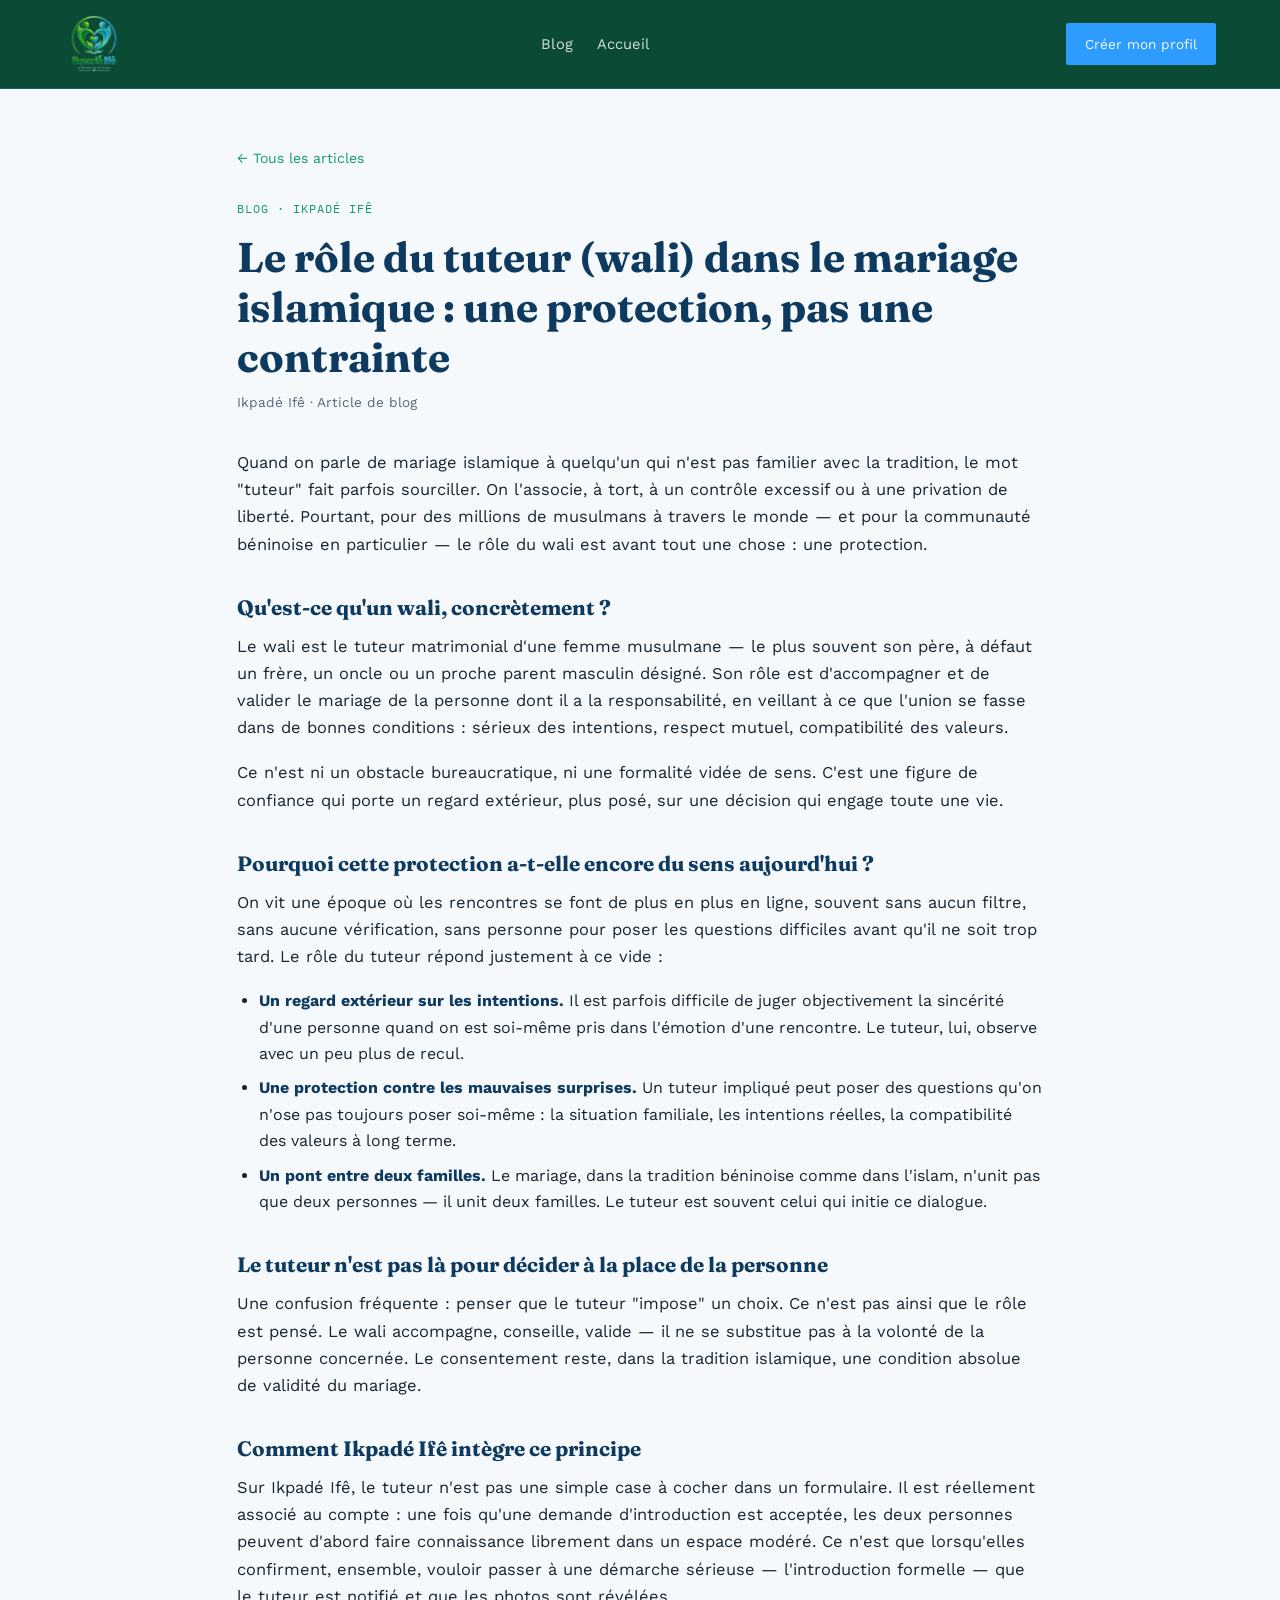
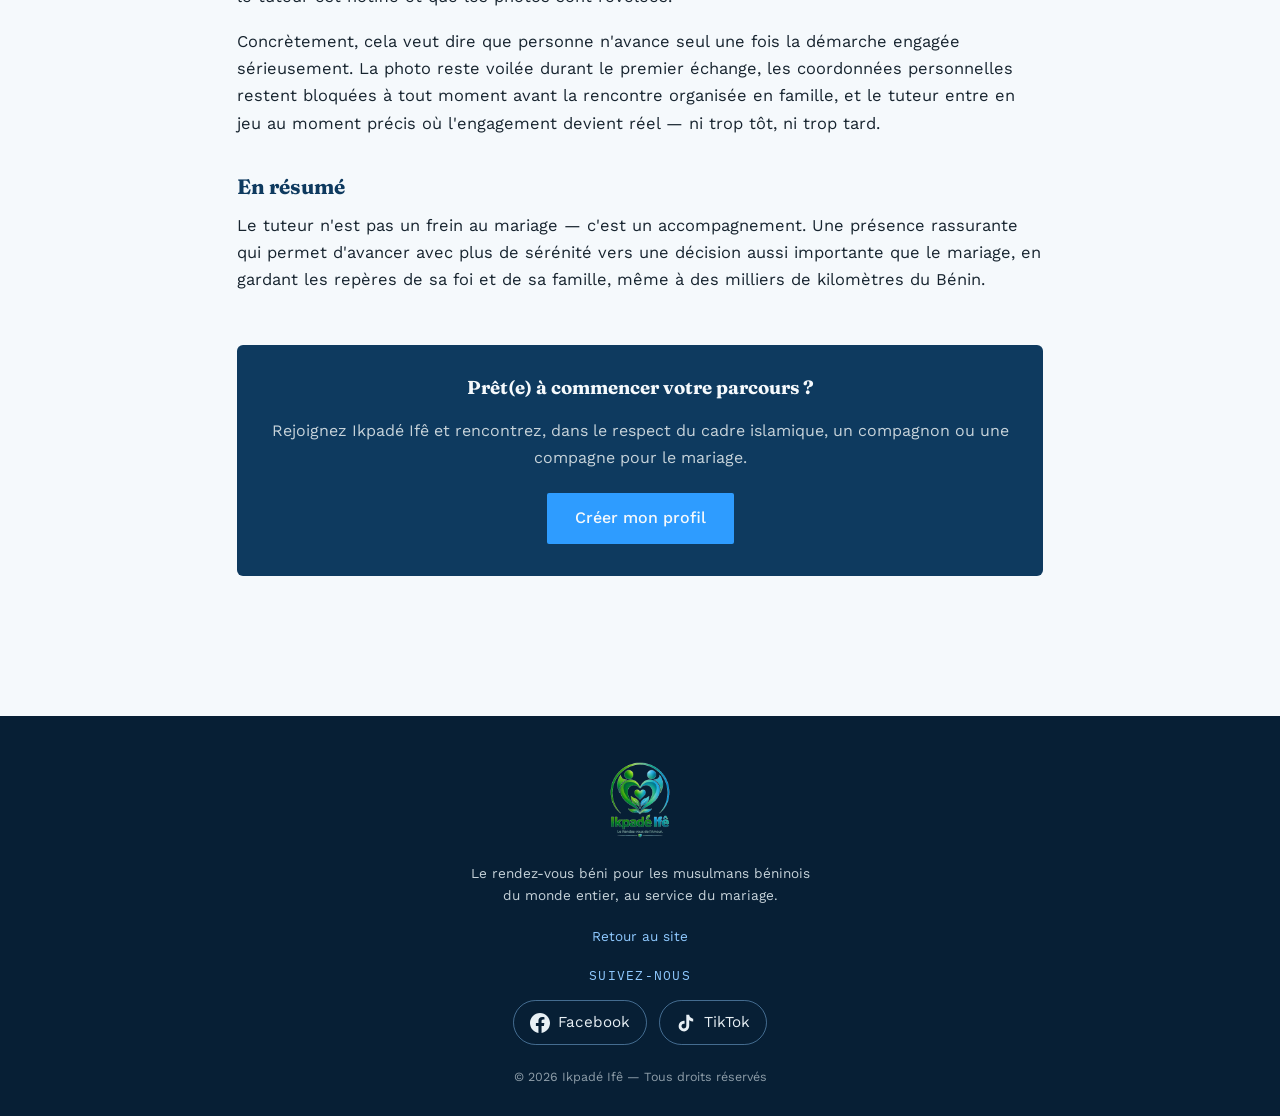
<file: blog/role-tuteur-wali-mariage-islamique.html>
<!DOCTYPE html>
<html lang="fr">
<head>
<meta charset="UTF-8">
<meta name="viewport" content="width=device-width, initial-scale=1.0">
<title>Le rôle du tuteur (wali) dans le mariage islamique : une protection, pas une contrainte | Ikpadé Ifê</title>
<meta name="description" content="Pourquoi le tuteur (wali) est un pilier du mariage islamique et comment Ikpadé Ifê l'intègre concrètement dans son parcours de mise en relation.">
<meta property="og:title" content="Le rôle du tuteur (wali) dans le mariage islamique : une protection, pas une contrainte | Ikpadé Ifê">
<meta property="og:description" content="Pourquoi le tuteur (wali) est un pilier du mariage islamique et comment Ikpadé Ifê l'intègre concrètement dans son parcours de mise en relation.">
<meta property="og:type" content="article">
<link rel="preconnect" href="https://fonts.googleapis.com">
<link href="https://fonts.googleapis.com/css2?family=Fraunces:ital,opsz,wght@0,9..144,400;0,9..144,600;1,9..144,500&family=Work+Sans:wght@300;400;500;600&family=IBM+Plex+Mono:wght@400;500&display=swap" rel="stylesheet">
<link rel="stylesheet" href="/blog.css">
<link rel="canonical" href="https://www.ikpade-ife.com/blog/role-tuteur-wali-mariage-islamique">
<meta property="og:url" content="https://www.ikpade-ife.com/blog/role-tuteur-wali-mariage-islamique">
</head>
<body>
<nav>
  <a href="/" class="logo"><img src="/logo.png" alt="Ikpadé Ifê" loading="lazy"></a>
  <div class="nav-links">
    <a href="/blog">Blog</a>
    <a href="/">Accueil</a>
  </div>
  <a href="/" class="nav-cta">Créer mon profil</a>
</nav>
<div class="wrap">
  <a href="/blog" class="back-link">← Tous les articles</a>
  <div class="eyebrow">Blog · Ikpadé Ifê</div>
  <h1 class="title">Le rôle du tuteur (wali) dans le mariage islamique : une protection, pas une contrainte</h1>
  <div class="meta-line">Ikpadé Ifê · Article de blog</div>
  <div class="article-body">
    <p>Quand on parle de mariage islamique à quelqu'un qui n'est pas familier avec la tradition, le mot "tuteur" fait parfois sourciller. On l'associe, à tort, à un contrôle excessif ou à une privation de liberté. Pourtant, pour des millions de musulmans à travers le monde — et pour la communauté béninoise en particulier — le rôle du wali est avant tout une chose : une protection.</p>
<h2>Qu'est-ce qu'un wali, concrètement ?</h2>
<p>Le wali est le tuteur matrimonial d'une femme musulmane — le plus souvent son père, à défaut un frère, un oncle ou un proche parent masculin désigné. Son rôle est d'accompagner et de valider le mariage de la personne dont il a la responsabilité, en veillant à ce que l'union se fasse dans de bonnes conditions : sérieux des intentions, respect mutuel, compatibilité des valeurs.</p>
<p>Ce n'est ni un obstacle bureaucratique, ni une formalité vidée de sens. C'est une figure de confiance qui porte un regard extérieur, plus posé, sur une décision qui engage toute une vie.</p>
<h2>Pourquoi cette protection a-t-elle encore du sens aujourd'hui ?</h2>
<p>On vit une époque où les rencontres se font de plus en plus en ligne, souvent sans aucun filtre, sans aucune vérification, sans personne pour poser les questions difficiles avant qu'il ne soit trop tard. Le rôle du tuteur répond justement à ce vide :</p>
<ul>
<li><strong>Un regard extérieur sur les intentions.</strong> Il est parfois difficile de juger objectivement la sincérité d'une personne quand on est soi-même pris dans l'émotion d'une rencontre. Le tuteur, lui, observe avec un peu plus de recul.</li>
<li><strong>Une protection contre les mauvaises surprises.</strong> Un tuteur impliqué peut poser des questions qu'on n'ose pas toujours poser soi-même : la situation familiale, les intentions réelles, la compatibilité des valeurs à long terme.</li>
<li><strong>Un pont entre deux familles.</strong> Le mariage, dans la tradition béninoise comme dans l'islam, n'unit pas que deux personnes — il unit deux familles. Le tuteur est souvent celui qui initie ce dialogue.</li>
</ul>
<h2>Le tuteur n'est pas là pour décider à la place de la personne</h2>
<p>Une confusion fréquente : penser que le tuteur "impose" un choix. Ce n'est pas ainsi que le rôle est pensé. Le wali accompagne, conseille, valide — il ne se substitue pas à la volonté de la personne concernée. Le consentement reste, dans la tradition islamique, une condition absolue de validité du mariage.</p>
<h2>Comment Ikpadé Ifê intègre ce principe</h2>
<p>Sur Ikpadé Ifê, le tuteur n'est pas une simple case à cocher dans un formulaire. Il est réellement associé au compte : une fois qu'une demande d'introduction est acceptée, les deux personnes peuvent d'abord faire connaissance librement dans un espace modéré. Ce n'est que lorsqu'elles confirment, ensemble, vouloir passer à une démarche sérieuse — l'introduction formelle — que le tuteur est notifié et que les photos sont révélées.</p>
<p>Concrètement, cela veut dire que personne n'avance seul une fois la démarche engagée sérieusement. La photo reste voilée durant le premier échange, les coordonnées personnelles restent bloquées à tout moment avant la rencontre organisée en famille, et le tuteur entre en jeu au moment précis où l'engagement devient réel — ni trop tôt, ni trop tard.</p>
<h2>En résumé</h2>
<p>Le tuteur n'est pas un frein au mariage — c'est un accompagnement. Une présence rassurante qui permet d'avancer avec plus de sérénité vers une décision aussi importante que le mariage, en gardant les repères de sa foi et de sa famille, même à des milliers de kilomètres du Bénin.</p>
  </div>
  <div class="cta-block">
    <h3>Prêt(e) à commencer votre parcours ?</h3>
    <p>Rejoignez Ikpadé Ifê et rencontrez, dans le respect du cadre islamique, un compagnon ou une compagne pour le mariage.</p>
    <a href="/" class="cta-btn">Créer mon profil</a>
  </div>
</div>
<footer>
  <img src="/logo.png" alt="Ikpadé Ifê" loading="lazy">
  <p>Le rendez-vous béni pour les musulmans béninois du monde entier, au service du mariage.</p>
  <p><a href="/">Retour au site</a></p>
<style>
  .footer-social{display:flex; align-items:center; justify-content:center; gap:12px; flex-wrap:wrap; margin:0 auto 22px;}
  .footer-social .fs-label{font-family:'IBM Plex Mono',monospace; font-size:0.8rem; letter-spacing:0.1em; text-transform:uppercase; color:var(--gold-soft,#8FC9FF); width:100%; text-align:center; margin-bottom:2px;}
  footer .footer-social a{display:inline-flex; align-items:center; gap:8px; padding:9px 16px; border:1px solid rgba(143,201,255,0.45); border-radius:999px; color:#E8F0F5; font-size:0.95rem; text-decoration:none; transition:background .2s,border-color .2s;}
  footer .footer-social a:hover,footer .footer-social a:focus-visible{background:rgba(46,156,255,0.18); border-color:#8FC9FF; color:#fff;}
  .footer-social svg{width:20px; height:20px; fill:currentColor; flex:none;}
</style>
<div class="footer-social">
  <span class="fs-label">Suivez-nous</span>
  <a href="https://www.facebook.com/share/1CePb5dTQY/" target="_blank" rel="noopener noreferrer me" aria-label="Ikpadé Ifê sur Facebook (s'ouvre dans un nouvel onglet)">
    <svg viewBox="0 0 24 24" aria-hidden="true"><path d="M24 12.07C24 5.4 18.63 0 12 0S0 5.4 0 12.07c0 6.02 4.39 11.01 10.13 11.93v-8.44H7.08v-3.49h3.05V9.41c0-3.02 1.79-4.69 4.53-4.69 1.31 0 2.69.24 2.69.24v2.97h-1.51c-1.49 0-1.96.93-1.96 1.88v2.26h3.33l-.53 3.49h-2.8V24C19.61 23.08 24 18.09 24 12.07z"/></svg>
    Facebook
  </a>
  <a href="https://www.tiktok.com/@ikpadeife" target="_blank" rel="noopener noreferrer me" aria-label="Ikpadé Ifê sur TikTok (s'ouvre dans un nouvel onglet)">
    <svg viewBox="0 0 24 24" aria-hidden="true"><path d="M19.59 6.69a4.83 4.83 0 0 1-3.77-4.25V2h-3.45v13.67a2.89 2.89 0 0 1-5.2 1.74 2.89 2.89 0 0 1 2.31-4.64c.29 0 .57.04.84.13V9.4a6.33 6.33 0 0 0-.84-.05A6.34 6.34 0 0 0 3.15 15.7a6.34 6.34 0 0 0 10.86 4.43 6.3 6.3 0 0 0 1.83-4.43V8.74a8.2 8.2 0 0 0 4.79 1.53V6.82a4.8 4.8 0 0 1-1.04-.13z"/></svg>
    TikTok
  </a>
</div>
<div class="copy">© 2026 Ikpadé Ifê — Tous droits réservés</div>
</footer>
</body>
</html>
</file>
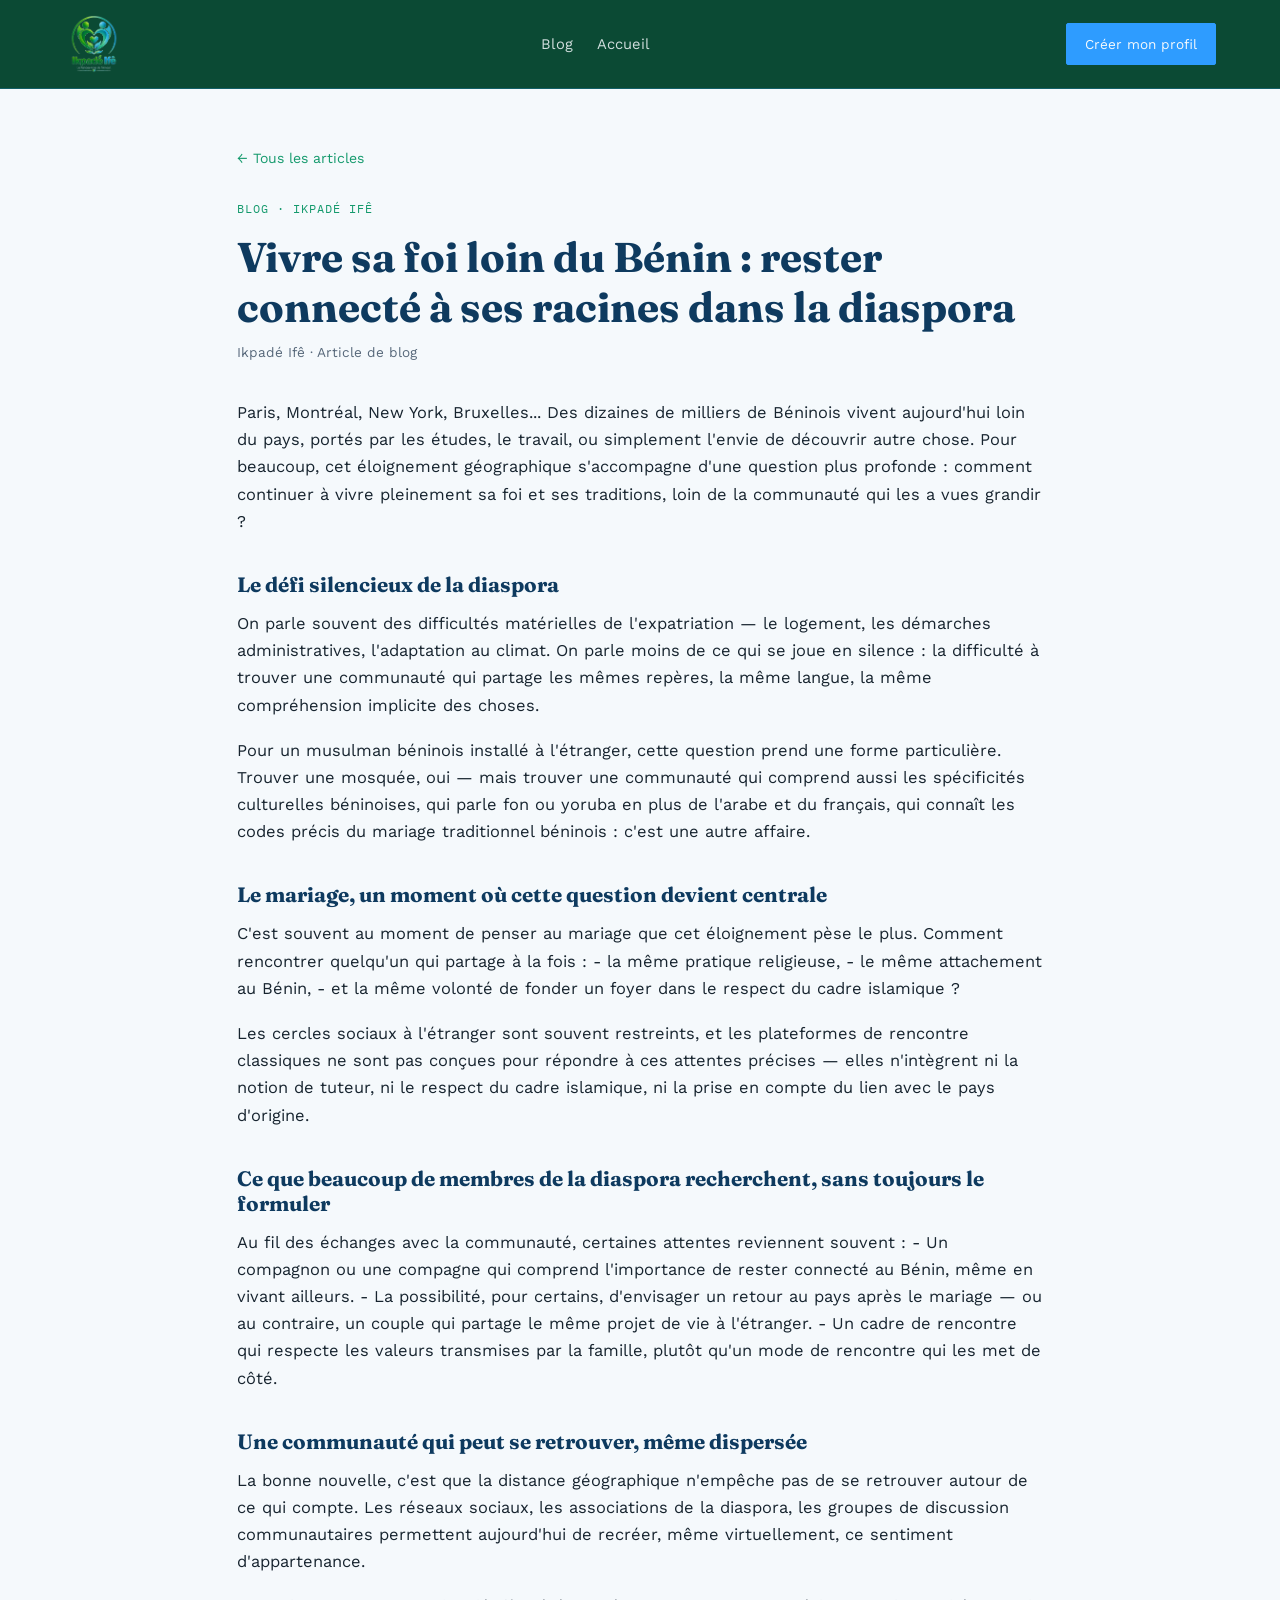
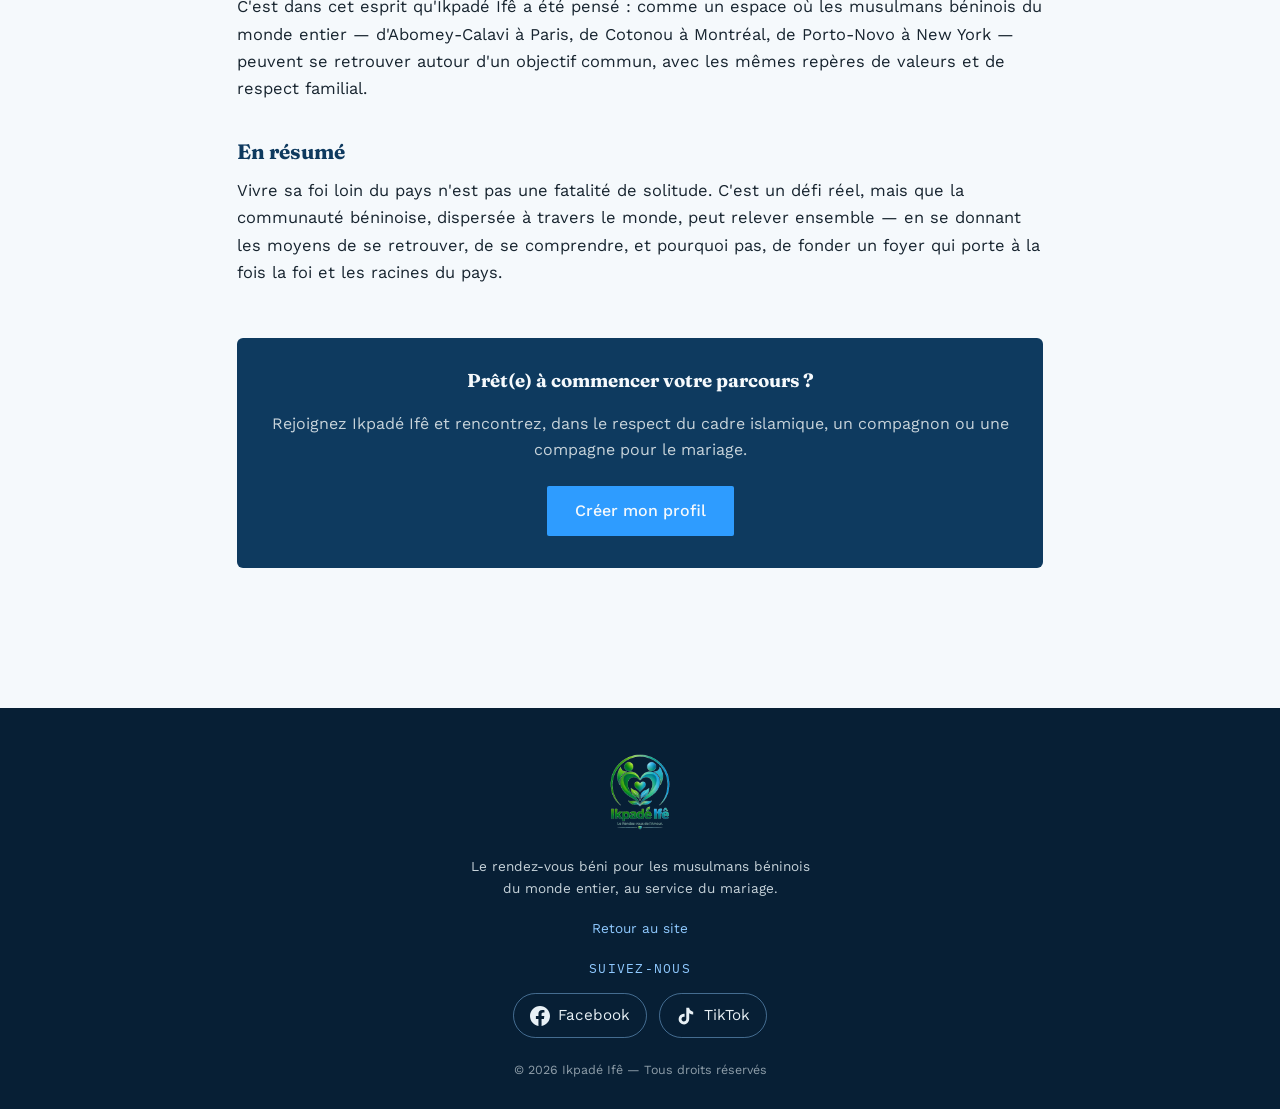
<file: blog/vivre-sa-foi-diaspora-beninoise.html>
<!DOCTYPE html>
<html lang="fr">
<head>
<meta charset="UTF-8">
<meta name="viewport" content="width=device-width, initial-scale=1.0">
<title>Vivre sa foi loin du Bénin : rester connecté à ses racines dans la diaspora | Ikpadé Ifê</title>
<meta name="description" content="Comment les musulmans béninois de la diaspora conservent leur foi, leurs traditions et leur lien au pays, malgré la distance.">
<meta property="og:title" content="Vivre sa foi loin du Bénin : rester connecté à ses racines dans la diaspora | Ikpadé Ifê">
<meta property="og:description" content="Comment les musulmans béninois de la diaspora conservent leur foi, leurs traditions et leur lien au pays, malgré la distance.">
<meta property="og:type" content="article">
<link rel="preconnect" href="https://fonts.googleapis.com">
<link href="https://fonts.googleapis.com/css2?family=Fraunces:ital,opsz,wght@0,9..144,400;0,9..144,600;1,9..144,500&family=Work+Sans:wght@300;400;500;600&family=IBM+Plex+Mono:wght@400;500&display=swap" rel="stylesheet">
<link rel="stylesheet" href="/blog.css">
<link rel="canonical" href="https://www.ikpade-ife.com/blog/vivre-sa-foi-diaspora-beninoise">
<meta property="og:url" content="https://www.ikpade-ife.com/blog/vivre-sa-foi-diaspora-beninoise">
</head>
<body>
<nav>
  <a href="/" class="logo"><img src="/logo.png" alt="Ikpadé Ifê" loading="lazy"></a>
  <div class="nav-links">
    <a href="/blog">Blog</a>
    <a href="/">Accueil</a>
  </div>
  <a href="/" class="nav-cta">Créer mon profil</a>
</nav>
<div class="wrap">
  <a href="/blog" class="back-link">← Tous les articles</a>
  <div class="eyebrow">Blog · Ikpadé Ifê</div>
  <h1 class="title">Vivre sa foi loin du Bénin : rester connecté à ses racines dans la diaspora</h1>
  <div class="meta-line">Ikpadé Ifê · Article de blog</div>
  <div class="article-body">
    <p>Paris, Montréal, New York, Bruxelles... Des dizaines de milliers de Béninois vivent aujourd'hui loin du pays, portés par les études, le travail, ou simplement l'envie de découvrir autre chose. Pour beaucoup, cet éloignement géographique s'accompagne d'une question plus profonde : comment continuer à vivre pleinement sa foi et ses traditions, loin de la communauté qui les a vues grandir ?</p>
<h2>Le défi silencieux de la diaspora</h2>
<p>On parle souvent des difficultés matérielles de l'expatriation — le logement, les démarches administratives, l'adaptation au climat. On parle moins de ce qui se joue en silence : la difficulté à trouver une communauté qui partage les mêmes repères, la même langue, la même compréhension implicite des choses.</p>
<p>Pour un musulman béninois installé à l'étranger, cette question prend une forme particulière. Trouver une mosquée, oui — mais trouver une communauté qui comprend aussi les spécificités culturelles béninoises, qui parle fon ou yoruba en plus de l'arabe et du français, qui connaît les codes précis du mariage traditionnel béninois : c'est une autre affaire.</p>
<h2>Le mariage, un moment où cette question devient centrale</h2>
<p>C'est souvent au moment de penser au mariage que cet éloignement pèse le plus. Comment rencontrer quelqu'un qui partage à la fois :
- la même pratique religieuse,
- le même attachement au Bénin,
- et la même volonté de fonder un foyer dans le respect du cadre islamique ?</p>
<p>Les cercles sociaux à l'étranger sont souvent restreints, et les plateformes de rencontre classiques ne sont pas conçues pour répondre à ces attentes précises — elles n'intègrent ni la notion de tuteur, ni le respect du cadre islamique, ni la prise en compte du lien avec le pays d'origine.</p>
<h2>Ce que beaucoup de membres de la diaspora recherchent, sans toujours le formuler</h2>
<p>Au fil des échanges avec la communauté, certaines attentes reviennent souvent :
- Un compagnon ou une compagne qui comprend l'importance de rester connecté au Bénin, même en vivant ailleurs.
- La possibilité, pour certains, d'envisager un retour au pays après le mariage — ou au contraire, un couple qui partage le même projet de vie à l'étranger.
- Un cadre de rencontre qui respecte les valeurs transmises par la famille, plutôt qu'un mode de rencontre qui les met de côté.</p>
<h2>Une communauté qui peut se retrouver, même dispersée</h2>
<p>La bonne nouvelle, c'est que la distance géographique n'empêche pas de se retrouver autour de ce qui compte. Les réseaux sociaux, les associations de la diaspora, les groupes de discussion communautaires permettent aujourd'hui de recréer, même virtuellement, ce sentiment d'appartenance.</p>
<p>C'est dans cet esprit qu'Ikpadé Ifê a été pensé : comme un espace où les musulmans béninois du monde entier — d'Abomey-Calavi à Paris, de Cotonou à Montréal, de Porto-Novo à New York — peuvent se retrouver autour d'un objectif commun, avec les mêmes repères de valeurs et de respect familial.</p>
<h2>En résumé</h2>
<p>Vivre sa foi loin du pays n'est pas une fatalité de solitude. C'est un défi réel, mais que la communauté béninoise, dispersée à travers le monde, peut relever ensemble — en se donnant les moyens de se retrouver, de se comprendre, et pourquoi pas, de fonder un foyer qui porte à la fois la foi et les racines du pays.</p>
  </div>
  <div class="cta-block">
    <h3>Prêt(e) à commencer votre parcours ?</h3>
    <p>Rejoignez Ikpadé Ifê et rencontrez, dans le respect du cadre islamique, un compagnon ou une compagne pour le mariage.</p>
    <a href="/" class="cta-btn">Créer mon profil</a>
  </div>
</div>
<footer>
  <img src="/logo.png" alt="Ikpadé Ifê" loading="lazy">
  <p>Le rendez-vous béni pour les musulmans béninois du monde entier, au service du mariage.</p>
  <p><a href="/">Retour au site</a></p>
<style>
  .footer-social{display:flex; align-items:center; justify-content:center; gap:12px; flex-wrap:wrap; margin:0 auto 22px;}
  .footer-social .fs-label{font-family:'IBM Plex Mono',monospace; font-size:0.8rem; letter-spacing:0.1em; text-transform:uppercase; color:var(--gold-soft,#8FC9FF); width:100%; text-align:center; margin-bottom:2px;}
  footer .footer-social a{display:inline-flex; align-items:center; gap:8px; padding:9px 16px; border:1px solid rgba(143,201,255,0.45); border-radius:999px; color:#E8F0F5; font-size:0.95rem; text-decoration:none; transition:background .2s,border-color .2s;}
  footer .footer-social a:hover,footer .footer-social a:focus-visible{background:rgba(46,156,255,0.18); border-color:#8FC9FF; color:#fff;}
  .footer-social svg{width:20px; height:20px; fill:currentColor; flex:none;}
</style>
<div class="footer-social">
  <span class="fs-label">Suivez-nous</span>
  <a href="https://www.facebook.com/share/1CePb5dTQY/" target="_blank" rel="noopener noreferrer me" aria-label="Ikpadé Ifê sur Facebook (s'ouvre dans un nouvel onglet)">
    <svg viewBox="0 0 24 24" aria-hidden="true"><path d="M24 12.07C24 5.4 18.63 0 12 0S0 5.4 0 12.07c0 6.02 4.39 11.01 10.13 11.93v-8.44H7.08v-3.49h3.05V9.41c0-3.02 1.79-4.69 4.53-4.69 1.31 0 2.69.24 2.69.24v2.97h-1.51c-1.49 0-1.96.93-1.96 1.88v2.26h3.33l-.53 3.49h-2.8V24C19.61 23.08 24 18.09 24 12.07z"/></svg>
    Facebook
  </a>
  <a href="https://www.tiktok.com/@ikpadeife" target="_blank" rel="noopener noreferrer me" aria-label="Ikpadé Ifê sur TikTok (s'ouvre dans un nouvel onglet)">
    <svg viewBox="0 0 24 24" aria-hidden="true"><path d="M19.59 6.69a4.83 4.83 0 0 1-3.77-4.25V2h-3.45v13.67a2.89 2.89 0 0 1-5.2 1.74 2.89 2.89 0 0 1 2.31-4.64c.29 0 .57.04.84.13V9.4a6.33 6.33 0 0 0-.84-.05A6.34 6.34 0 0 0 3.15 15.7a6.34 6.34 0 0 0 10.86 4.43 6.3 6.3 0 0 0 1.83-4.43V8.74a8.2 8.2 0 0 0 4.79 1.53V6.82a4.8 4.8 0 0 1-1.04-.13z"/></svg>
    TikTok
  </a>
</div>
<div class="copy">© 2026 Ikpadé Ifê — Tous droits réservés</div>
</footer>
</body>
</html>
</file>
<file: blog.css>
:root{
    --indigo:#0E3A5F; --indigo-deep:#071F35; --gold:#2E9CFF; --gold-soft:#8FC9FF;
    --ivory:#F5F9FC; --clay:#159A6D; --emerald:#0B6E4F; --ink:#17242F; --line:rgba(46,156,255,0.28);
  }
  *{box-sizing:border-box;}
  body{margin:0; background:var(--ivory); color:var(--ink); font-family:'Work Sans',sans-serif; line-height:1.65;}
  h1,h2,h3{font-family:'Fraunces',serif; color:var(--indigo); line-height:1.2;}
  a{color:inherit;}
  nav{
    display:flex; align-items:center; justify-content:space-between;
    padding:14px 5vw; background:#0B4A34; border-bottom:1px solid rgba(46,156,255,0.25);
  }
  .logo{display:flex; align-items:center; gap:10px;}
  .logo img{height:60px; width:auto; display:block;}
  .nav-links{display:flex; align-items:center; gap:24px; font-size:0.92rem;}
  .nav-links a{color:var(--ivory); opacity:0.85; text-decoration:none;}
  .nav-links a:hover{opacity:1;}
  .nav-cta{
    background:var(--gold); color:var(--ivory); padding:9px 18px; border-radius:2px;
    font-size:0.85rem; text-decoration:none; border:1px solid var(--gold);
  }
  .wrap{max-width:960px; margin:0 auto; padding:56px 6vw 80px;}
  .eyebrow{
    font-family:'IBM Plex Mono',monospace; font-size:0.78rem; letter-spacing:0.08em;
    text-transform:uppercase; color:var(--clay); margin-bottom:14px;
  }
  h1.title{font-size:clamp(1.8rem,4vw,2.6rem); margin:0 0 8px;}
  .meta-line{font-size:0.85rem; color:#57687A; margin-bottom:36px;}
  .article-body h2{font-size:1.3rem; margin-top:38px; margin-bottom:12px;}
  .article-body p{margin:0 0 18px; font-size:1.03rem;}
  .article-body ul{margin:0 0 18px; padding-left:22px;}
  .article-body li{margin-bottom:8px;}
  .article-body strong{color:var(--indigo);}
  .cta-block{
    margin-top:52px; padding:32px; background:var(--indigo); border-radius:6px; color:var(--ivory); text-align:center;
  }
  .cta-block h3{color:var(--ivory); margin-top:0;}
  .cta-block p{color:#C7D3DA; margin-bottom:22px;}
  .cta-btn{
    display:inline-block; background:var(--gold); color:var(--ivory); padding:12px 28px;
    border-radius:2px; text-decoration:none; font-weight:500;
  }
  .back-link{display:inline-block; margin-bottom:28px; font-size:0.88rem; color:var(--clay); text-decoration:none;}
  footer{background:var(--indigo-deep); color:#C7D3DA; padding:44px 6vw 28px; text-align:center; margin-top:60px;}
  footer img{height:80px; margin-bottom:14px;}
  footer p{font-size:0.85rem; max-width:44ch; margin:0 auto 18px;}
  footer .copy{font-size:0.78rem; opacity:0.7;}
  footer a{color:var(--gold-soft); text-decoration:none;}
  .blog-grid{display:grid; grid-template-columns:repeat(auto-fill,minmax(280px,1fr)); gap:28px; margin-top:36px;}
  .blog-card{background:#fff; border:1px solid var(--line); border-radius:6px; padding:26px; display:flex; flex-direction:column;}
  .blog-card h2{font-size:1.15rem; margin:0 0 10px;}
  .blog-card p{font-size:0.92rem; color:#3E4C58; flex:1; margin:0 0 16px;}
  .blog-card a.read{color:var(--clay); font-weight:500; text-decoration:none; font-size:0.9rem;}
  @media (max-width:700px){ .nav-links{display:none;} }
</file>
